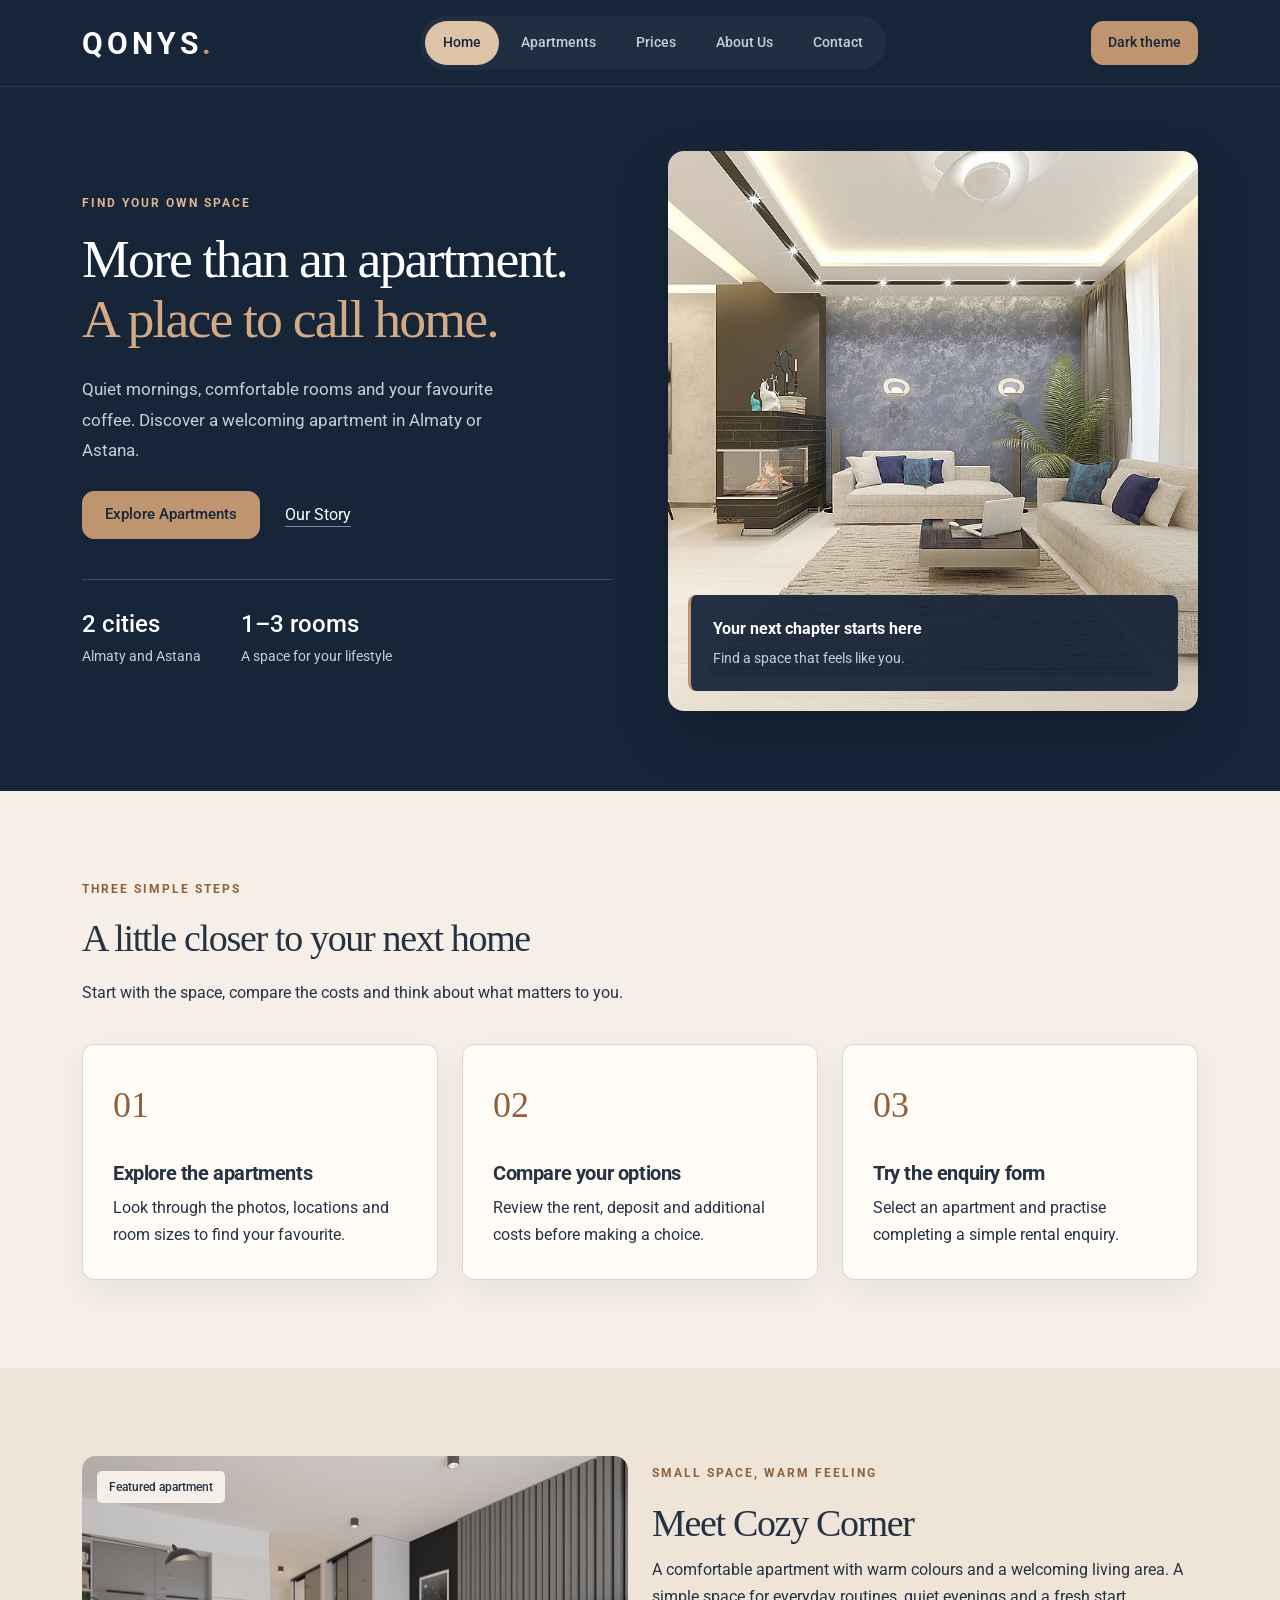
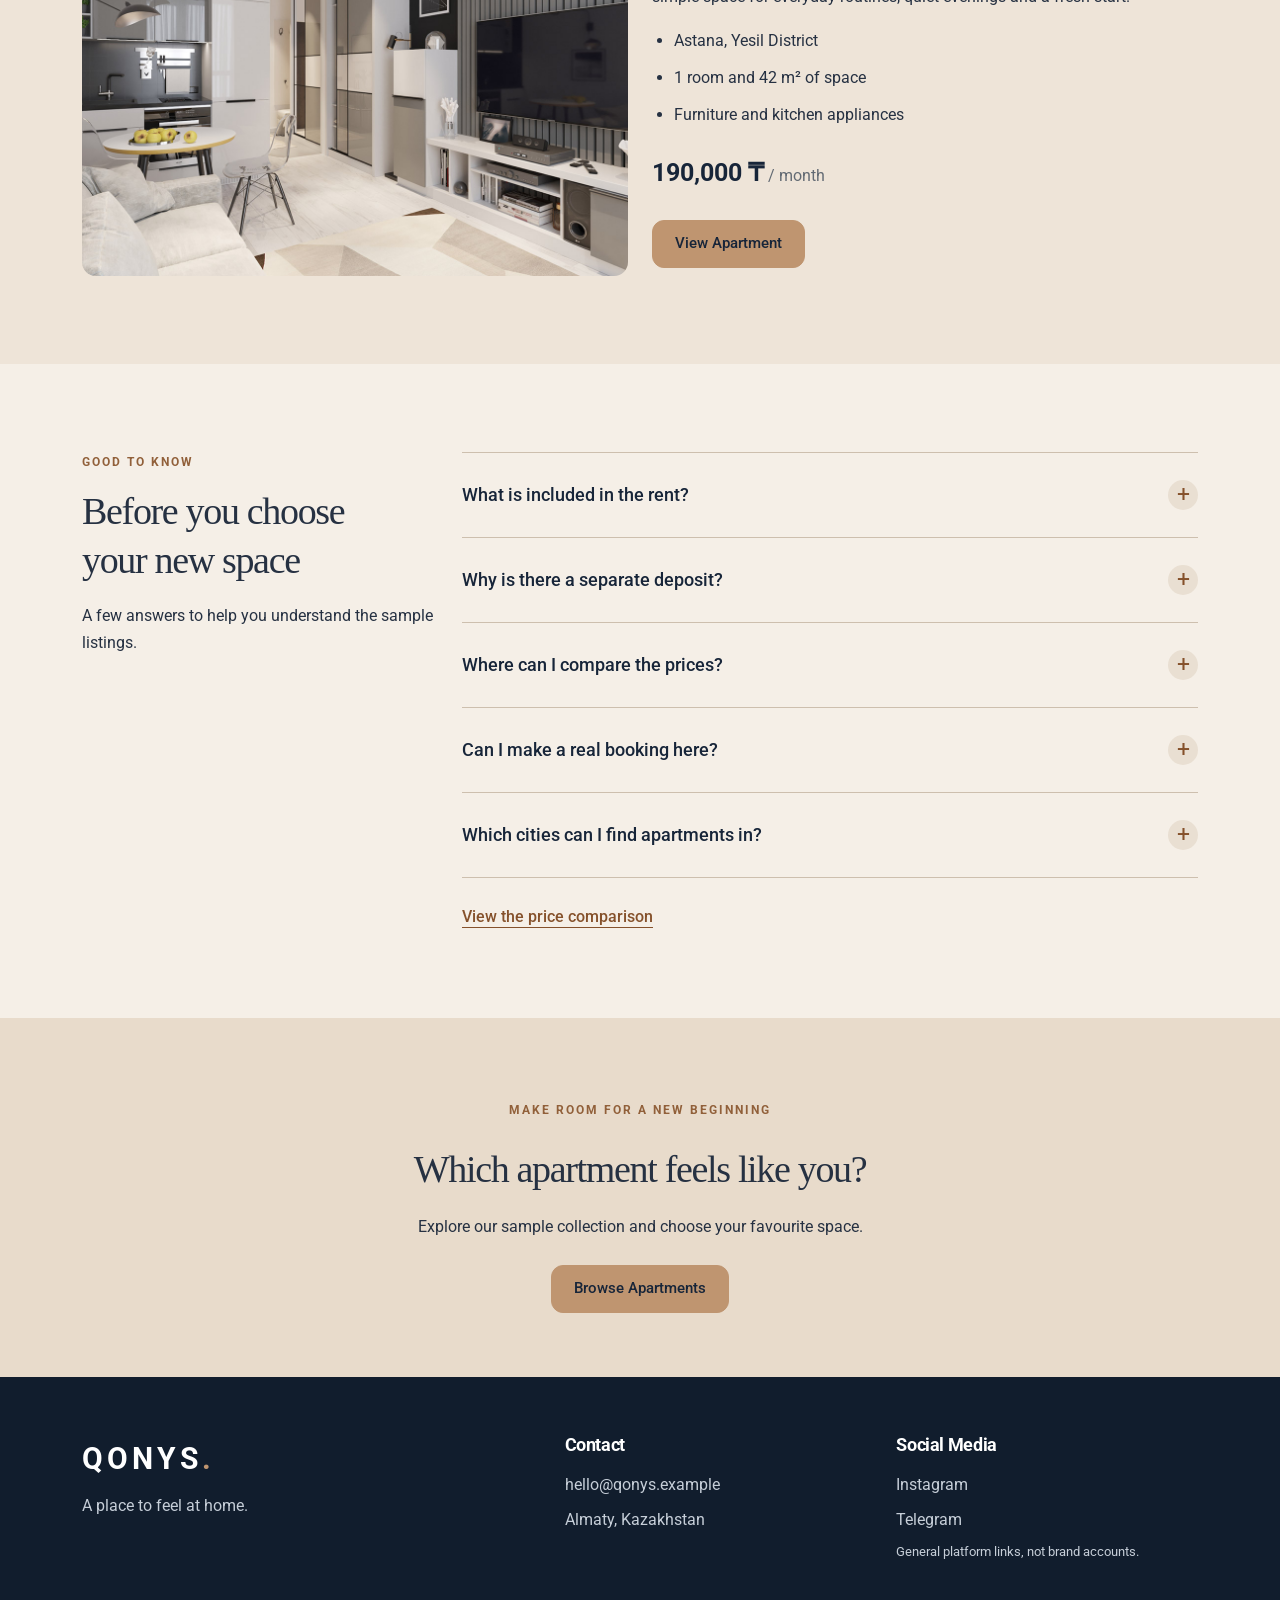
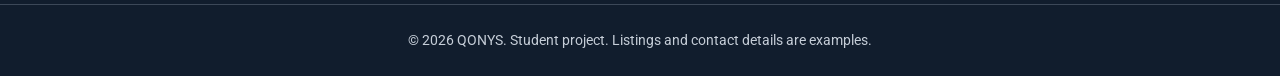
<file: index.html>
<!DOCTYPE html>
<html lang="en">
<head>
    <meta charset="UTF-8">
    <meta name="viewport" content="width=device-width, initial-scale=1.0">
    <link href="https://cdn.jsdelivr.net/npm/bootstrap@5.3.3/dist/css/bootstrap.min.css" rel="stylesheet">
    <link href="https://fonts.googleapis.com/css2?family=Roboto:wght@400;500;700&display=swap" rel="stylesheet">
    <link rel="stylesheet" href="css/style.css">
    <link rel="stylesheet" href="css/theme.css">
    <link rel="stylesheet" href="css/faq.css">
    <script src="js/theme.js"></script>
</head>
<body>
    
    <header>
        <div class="container header-content">
            <a href="index.html" class="logo">QONYS<span>.</span></a>

            <nav aria-label="Main navigation">
                <ul class="nav-links">
                    <li><a href="index.html" class="active" aria-current="page">Home</a></li>
                    <li><a href="apartments.html">Apartments</a></li>
                    <li><a href="prices.html">Prices</a></li>
                    <li><a href="about.html">About Us</a></li>
                    <li><a href="contact.html">Contact</a></li>
                </ul>
            </nav>
        </div>
    </header>

    <main>
        <section class="hero">
            <div class="container hero-content">
                <div class="hero-description">
                    <p class="subtitle">FIND YOUR OWN SPACE</p>
                    <h1>More than an apartment.<br><span>A place to call home.</span></h1>

                    <p class="hero-text">
                        Quiet mornings, comfortable rooms and your favourite coffee.
                        Discover a welcoming apartment in Almaty or Astana.
                    </p>

                    <div class="hero-actions">
                        <a href="apartments.html" class="btn main-button">Explore Apartments</a>
                        <a href="about.html" class="hero-link">Our Story</a>
                    </div>

                    <div class="hero-facts">
                        <div>
                            <strong>2 cities</strong>
                            <span>Almaty and Astana</span>
                        </div>

                        <div>
                            <strong>1–3 rooms</strong>
                            <span>A space for your lifestyle</span>
                        </div>
                    </div>
                </div>

                <div class="hero-image">
                    <img src="hs1.jpg" alt="Bright living room with a comfortable blue sofa" width="1200" height="900">

                    <div class="image-label">
                        <strong>Your next chapter starts here</strong>
                        <span>Find a space that feels like you.</span>
                    </div>
                </div>
            </div>
        </section>

        <section class="section">
            <div class="container">
                <div class="section-heading">
                    <p class="subtitle">THREE SIMPLE STEPS</p>
                    <h2>A little closer to your next home</h2>
                    <p>Start with the space, compare the costs and think about what matters to you.</p>
                </div>

                <div class="row g-4">
                    <div class="col-md-4">
                        <article class="feature-card">
                            <span class="step-number">01</span>
                            <h3>Explore the apartments</h3>
                            <p>Look through the photos, locations and room sizes to find your favourite.</p>
                        </article>
                    </div>

                    <div class="col-md-4">
                        <article class="feature-card">
                            <span class="step-number">02</span>
                            <h3>Compare your options</h3>
                            <p>Review the rent, deposit and additional costs before making a choice.</p>
                        </article>
                    </div>

                    <div class="col-md-4">
                        <article class="feature-card">
                            <span class="step-number">03</span>
                            <h3>Try the enquiry form</h3>
                            <p>Select an apartment and practise completing a simple rental enquiry.</p>
                        </article>
                    </div>
                </div>
            </div>
        </section>

        <section class="section soft-section">
            <div class="container">
                <div class="row g-4 align-items-center">
                    <div class="col-md-6">
                        <div class="featured-image">
                            <img src="hs2.jpg" alt="Warm living room with brown furniture in Cozy Corner" width="1000" height="800" loading="lazy">
                            <span class="tag">Featured apartment</span>
                        </div>
                    </div>

                    <div class="col-md-6">
                        <p class="subtitle">SMALL SPACE, WARM FEELING</p>
                        <h2>Meet Cozy Corner</h2>

                        <p>
                            A comfortable apartment with warm colours and a welcoming
                            living area. A simple space for everyday routines,
                            quiet evenings and a fresh start.
                        </p>

                        <ul class="simple-list mb-4">
                            <li>Astana, Yesil District</li>
                            <li>1 room and 42 m² of space</li>
                            <li>Furniture and kitchen appliances</li>
                        </ul>

                        <p class="featured-price"><strong>190,000 ₸</strong> / month</p>

                        <a href="apartments.html#cozy-corner" class="btn main-button">View Apartment</a>
                    </div>
                </div>
            </div>
        </section>

        <section class="section">
            <div class="container">
                <div class="row g-4">
                    <div class="col-md-4">
                        <p class="subtitle">GOOD TO KNOW</p>
                        <h2>Before you choose your new space</h2>
                        <p class="mt-3">A few answers to help you understand the sample listings.</p>
                    </div>

                    <div class="col-md-8">
                        <div class="faq-list">
                            <details>
                                <summary>What is included in the rent?</summary>
                                <p>The sample rent includes the apartment, furniture and kitchen appliances. Utilities, internet and parking are listed separately.</p>
                            </details>

                            <details>
                                <summary>Why is there a separate deposit?</summary>
                                <p>In our examples, the deposit equals one month's rent and is paid upfront. For a real rental, ask the landlord about the return conditions before agreeing.</p>
                            </details>

                            <details>
                                <summary>Where can I compare the prices?</summary>
                                <p>The Prices page shows the city, number of rooms, area, monthly rent and deposit for every sample apartment.</p>
                            </details>

                            <details>
                                <summary>Can I make a real booking here?</summary>
                                <p>No. QONYS is a student project. You can explore the apartments and practise using the forms, but the website does not create bookings.</p>
                            </details>

                            <details>
                                <summary>Which cities can I find apartments in?</summary>
                                <p>Our sample apartments are located in Almaty and Astana. Use the city filters on the Apartments page to view listings in your preferred city.</p>
                            </details>
                        </div>

                        <a href="prices.html" class="text-link">View the price comparison</a>
                    </div>
                </div>
            </div>
        </section>

        <section class="banner">
            <div class="container text-center">
                <p class="subtitle">MAKE ROOM FOR A NEW BEGINNING</p>
                <h2>Which apartment feels like you?</h2>
                <p>Explore our sample collection and choose your favourite space.</p>
                <a href="apartments.html" class="btn main-button">Browse Apartments</a>
            </div>
        </section>
    </main>

     <footer>
        <div class="container footer-content">
            <div>
                <a href="index.html" class="logo">QONYS<span>.</span></a>
                <p>A place to feel at home.</p>
            </div>

            <div>
                <h3>Contact</h3>
                <a href="mailto:hello@qonys.example">hello@qonys.example</a>
                <p>Almaty, Kazakhstan</p>
            </div>

            <div>
                <h3>Social Media</h3>
                <a href="https://www.instagram.com/" target="_blank" rel="noopener noreferrer">Instagram</a>
                <a href="https://t.me/" target="_blank" rel="noopener noreferrer">Telegram</a>
                <small>General platform links, not brand accounts.</small>
            </div>
        </div>

        <p class="copyright">© 2026 QONYS. Student project. Listings and contact details are examples.</p>
    </footer>

    <script src="https://code.jquery.com/jquery-3.7.1.min.js"></script>
    <script src="js/faq.js"></script>   
</body>
</html>
</file>
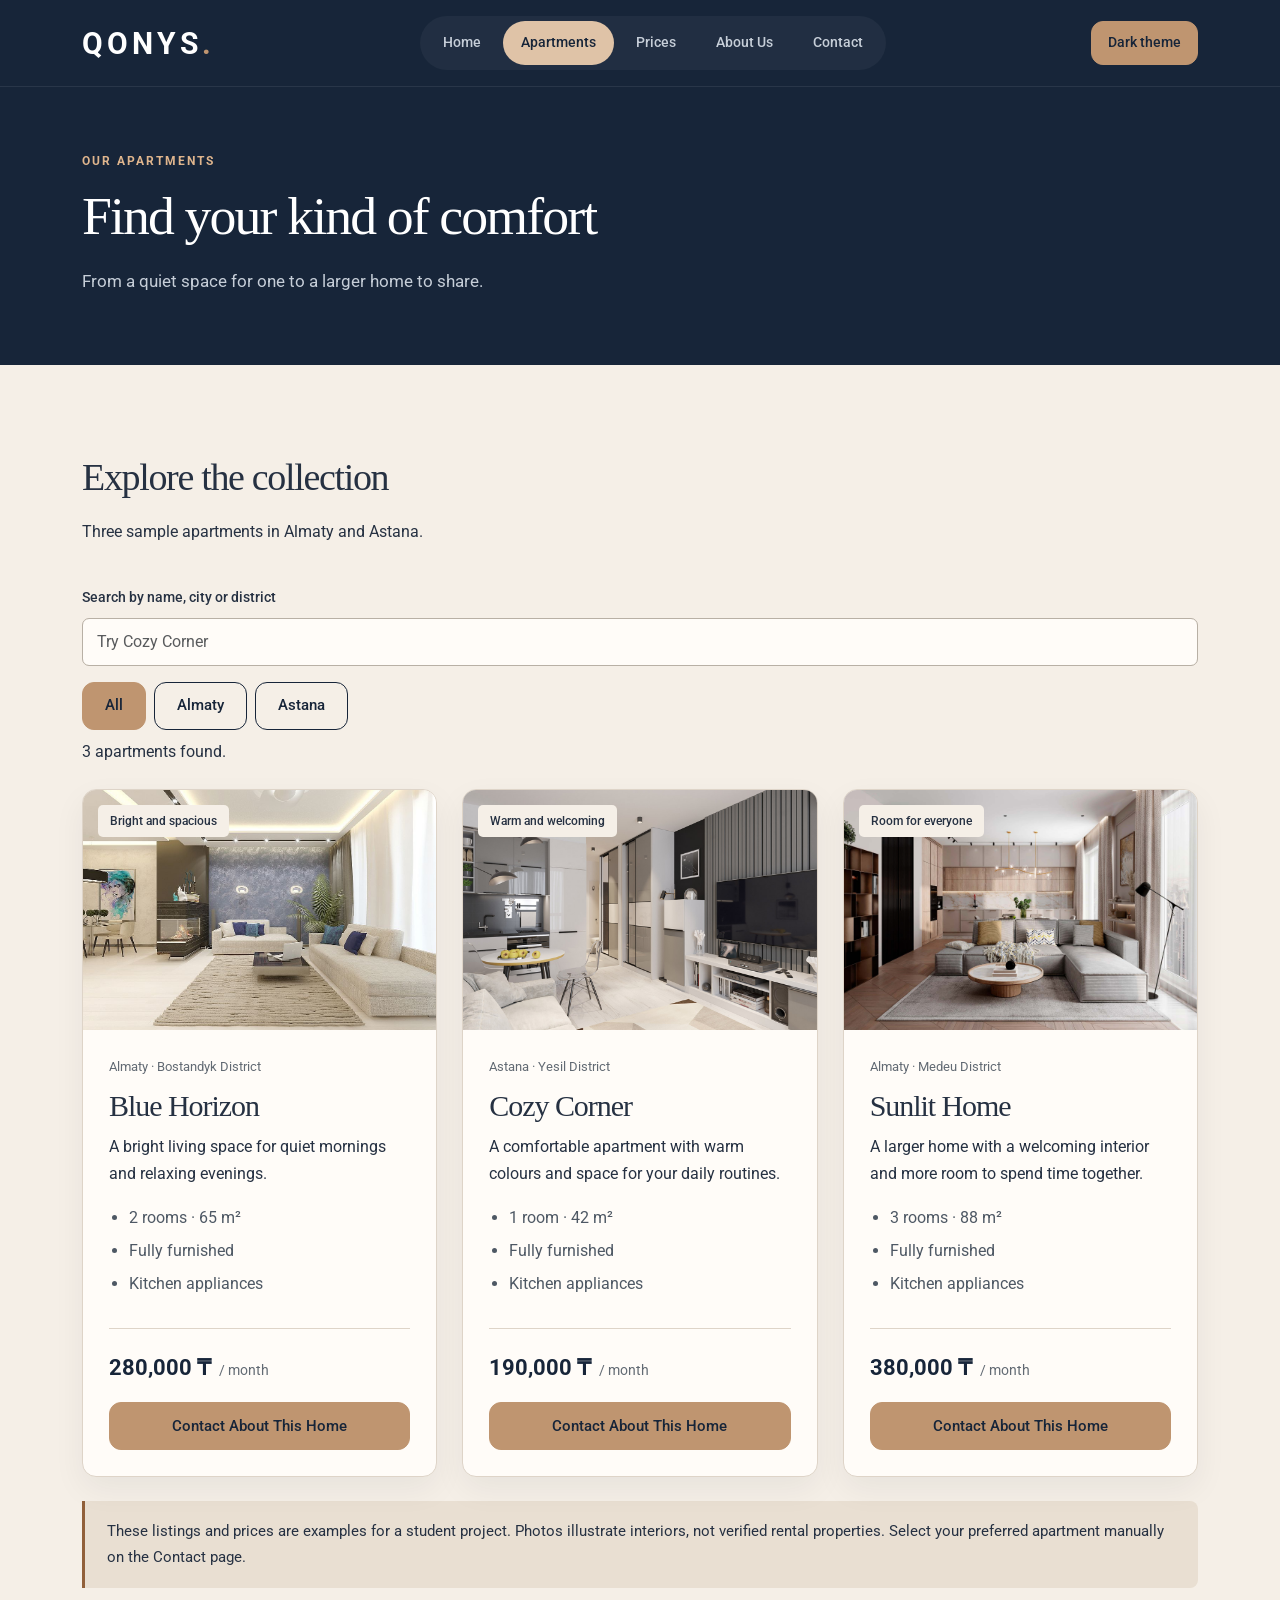
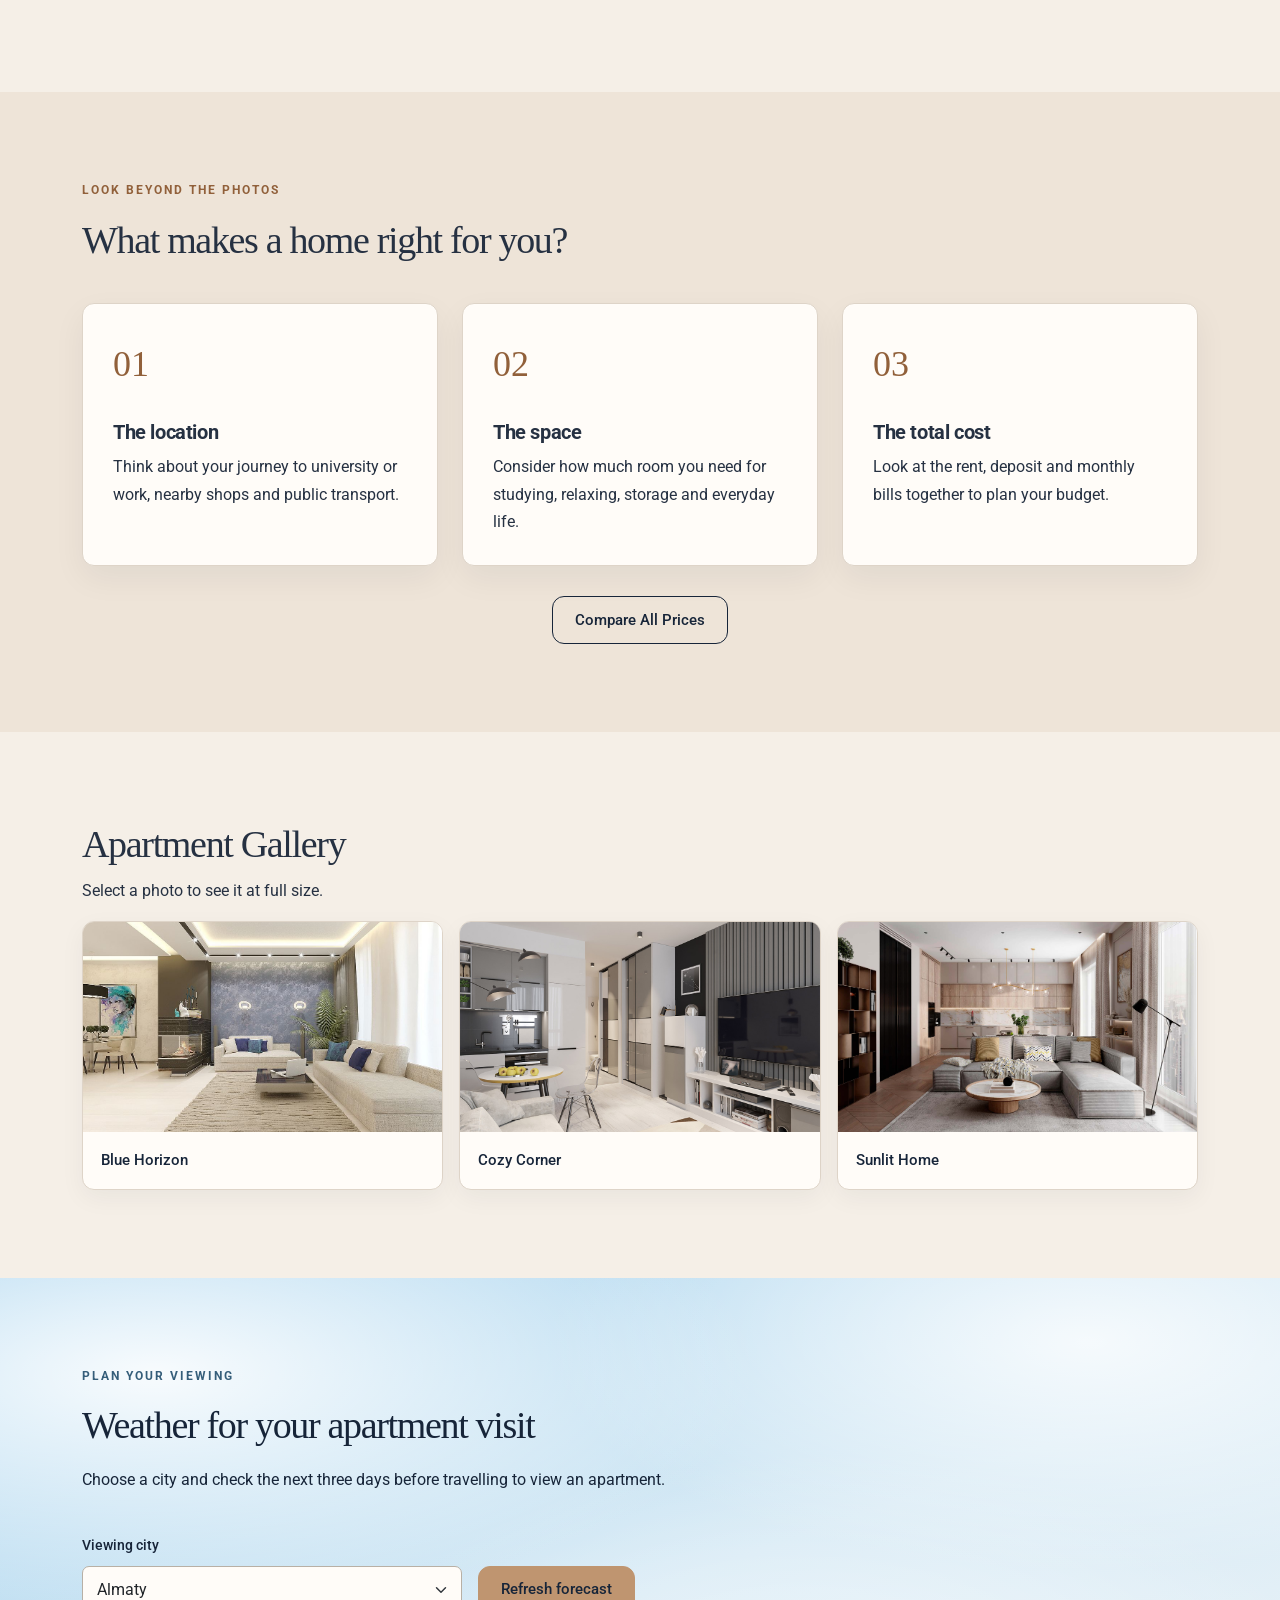
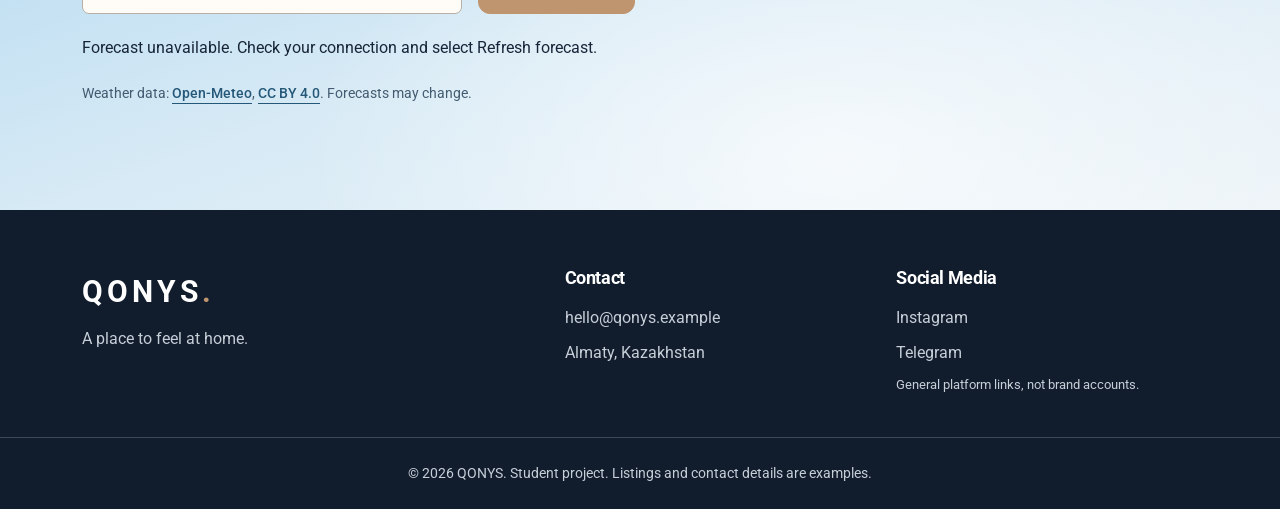
<file: apartments.html>
<!DOCTYPE html>
<html lang="en">
<head>
    <meta charset="UTF-8">
    <meta name="viewport" content="width=device-width, initial-scale=1.0">
    <title>QONYS | Apartments</title>

    <link href="https://fonts.googleapis.com/css2?family=Roboto:wght@400;500;700&display=swap" rel="stylesheet">
    <link href="https://cdn.jsdelivr.net/npm/bootstrap@5.3.3/dist/css/bootstrap.min.css" rel="stylesheet">
    <link rel="stylesheet" href="css/style.css">
    <link rel="stylesheet" href="css/gallery.css">
    <link rel="stylesheet" href="css/theme.css">
    <link rel="stylesheet" href="css/weather.css">
    <script src="js/theme.js"></script>
</head>
<body>

    <header>
        <div class="container header-content">
            <a href="index.html" class="logo">QONYS<span>.</span></a>

            <nav aria-label="Main navigation">
                <ul class="nav-links">
                    <li><a href="index.html">Home</a></li>
                    <li><a href="apartments.html" class="active" aria-current="page">Apartments</a></li>
                    <li><a href="prices.html">Prices</a></li>
                    <li><a href="about.html">About Us</a></li>
                    <li><a href="contact.html">Contact</a></li>
                </ul>
            </nav>
        </div>
    </header>

    <main>
        <section class="page-heading">
            <div class="container">
                <p class="subtitle">OUR APARTMENTS</p>
                <h1>Find your kind of comfort</h1>
                <p>From a quiet space for one to a larger home to share.</p>
            </div>
        </section>

        <section class="section">
            <div class="container">
                <div class="section-heading">
                    <h2>Explore the collection</h2>
                    <p>Three sample apartments in Almaty and Astana.</p>
                </div>

                <div class="mb-4">
                    <label for="apartment-search" class="form-label">Search by name, city or district</label>
                    <input type="search" id="apartment-search" class="form-control mb-3" placeholder="Try Cozy Corner">

                    <div id="city-filters" class="d-flex flex-wrap gap-2" role="group" aria-label="Filter by city">
                        <button type="button" class="btn main-button" data-city="all" aria-pressed="true">All</button>
                        <button type="button" class="btn outline-button" data-city="almaty" aria-pressed="false">Almaty</button>
                        <button type="button" class="btn outline-button" data-city="astana" aria-pressed="false">Astana</button>
                    </div>

                    <p id="search-result" class="mt-2" role="status">3 apartments found.</p>
                </div>

                <div class="apartment-grid">
                    <article class="apartment-card" id="blue-horizon" data-city="Almaty">
                        <div class="card-image">
                            <img src="hs1.jpg" alt="Blue Horizon living room with a blue sofa and large windows" width="900" height="600" loading="lazy">
                            <span class="tag">Bright and spacious</span>
                        </div>

                        <div class="card-info">
                            <p class="location">Almaty · Bostandyk District</p>
                            <h2>Blue Horizon</h2>
                            <p>A bright living space for quiet mornings and relaxing evenings.</p>

                            <ul class="apartment-details">
                                <li>2 rooms · 65 m²</li>
                                <li>Fully furnished</li>
                                <li>Kitchen appliances</li>
                            </ul>

                            <div class="card-bottom">
                                <p class="apartment-price"><strong>280,000 ₸</strong><span>/ month</span></p>
                                <a href="contact.html#request" class="btn main-button">Contact About This Home</a>
                            </div>
                        </div>
                    </article>

                    <article class="apartment-card" id="cozy-corner" data-city="Astana">
                        <div class="card-image">
                            <img src="hs2.jpg" alt="Cozy Corner living room with warm brown furniture" width="900" height="600" loading="lazy">
                            <span class="tag">Warm and welcoming</span>
                        </div>

                        <div class="card-info">
                            <p class="location">Astana · Yesil District</p>
                            <h2>Cozy Corner</h2>
                            <p>A comfortable apartment with warm colours and space for your daily routines.</p>

                            <ul class="apartment-details">
                                <li>1 room · 42 m²</li>
                                <li>Fully furnished</li>
                                <li>Kitchen appliances</li>
                            </ul>

                            <div class="card-bottom">
                                <p class="apartment-price"><strong>190,000 ₸</strong><span>/ month</span></p>
                                <a href="contact.html#request" class="btn main-button">Contact About This Home</a>
                            </div>
                        </div>
                    </article>

                    <article class="apartment-card" id="sunlit-home" data-city="Almaty">
                        <div class="card-image">
                            <img src="hs3.jpg" alt="Sunlit Home with a spacious and bright living area" width="900" height="600" loading="lazy">
                            <span class="tag">Room for everyone</span>
                        </div>

                        <div class="card-info">
                            <p class="location">Almaty · Medeu District</p>
                            <h2>Sunlit Home</h2>
                            <p>A larger home with a welcoming interior and more room to spend time together.</p>

                            <ul class="apartment-details">
                                <li>3 rooms · 88 m²</li>
                                <li>Fully furnished</li>
                                <li>Kitchen appliances</li>
                            </ul>

                            <div class="card-bottom">
                                <p class="apartment-price"><strong>380,000 ₸</strong><span>/ month</span></p>
                                <a href="contact.html#request" class="btn main-button">Contact About This Home</a>
                            </div>
                        </div>
                    </article>
                </div>

                <p class="notice mt-4">
                    These listings and prices are examples for a student project.
                    Photos illustrate interiors, not verified rental properties.
                    Select your preferred apartment manually on the Contact page.
                </p>
            </div>
        </section>

        <section class="section soft-section">
            <div class="container">
                <div class="section-heading">
                    <p class="subtitle">LOOK BEYOND THE PHOTOS</p>
                    <h2>What makes a home right for you?</h2>
                </div>

                <div class="row g-4">
                    <div class="col-md-4">
                        <article class="feature-card">
                            <span class="step-number">01</span>
                            <h3>The location</h3>
                            <p>Think about your journey to university or work, nearby shops and public transport.</p>
                        </article>
                    </div>

                    <div class="col-md-4">
                        <article class="feature-card">
                            <span class="step-number">02</span>
                            <h3>The space</h3>
                            <p>Consider how much room you need for studying, relaxing, storage and everyday life.</p>
                        </article>
                    </div>

                    <div class="col-md-4">
                        <article class="feature-card">
                            <span class="step-number">03</span>
                            <h3>The total cost</h3>
                            <p>Look at the rent, deposit and monthly bills together to plan your budget.</p>
                        </article>
                    </div>
                </div>

                <div class="section-actions">
                    <a href="prices.html" class="btn outline-button">Compare All Prices</a>
                </div>
            </div>
        </section>

        <section class="section">
            <div class="container">
                <h2>Apartment Gallery</h2>
                <p>Select a photo to see it at full size.</p>

                <div class="row g-3">
                    <div class="col-12 col-sm-4">
                        <a class="gallery-photo" href="hs1.jpg" data-title="Blue Horizon">
                            <img src="hs1.jpg" alt="Blue Horizon living room" width="900" height="600" loading="lazy">
                            <span>Blue Horizon</span>
                        </a>
                    </div>

                    <div class="col-12 col-sm-4">
                        <a class="gallery-photo" href="hs2.jpg" data-title="Cozy Corner">
                            <img src="hs2.jpg" alt="Cozy Corner living room" width="900" height="600" loading="lazy">
                            <span>Cozy Corner</span>
                        </a>
                    </div>

                    <div class="col-12 col-sm-4">
                        <a class="gallery-photo" href="hs3.jpg" data-title="Sunlit Home">
                            <img src="hs3.jpg" alt="Sunlit Home living room" width="900" height="600" loading="lazy">
                            <span>Sunlit Home</span>
                        </a>
                    </div>
                </div>
            </div>
        </section>

        <section class="section weather-section" aria-labelledby="weather-title">
            <div class="container">
                <div class="section-heading">
                    <p class="subtitle">PLAN YOUR VIEWING</p>
                    <h2 id="weather-title">Weather for your apartment visit</h2>
                    <p>Choose a city and check the next three days before travelling to view an apartment.</p>
                </div>

                <form id="weather-form" class="weather-controls">
                    <div class="weather-city-field">
                        <label for="weather-city" class="form-label">Viewing city</label>
                        <select id="weather-city" class="form-select">
                            <option value="almaty">Almaty</option>
                            <option value="astana">Astana</option>
                        </select>
                    </div>

                    <button type="submit" class="btn main-button">Refresh forecast</button>
                </form>

                <p id="weather-status" class="weather-status" role="status"></p>
                <div id="weather-result" class="row g-3 weather-results" hidden></div>

                <p class="contact-note">
                    Weather data:
                    <a href="https://open-meteo.com/" class="text-link" target="_blank" rel="noopener noreferrer">Open-Meteo</a>,
                    <a href="https://creativecommons.org/licenses/by/4.0/" class="text-link" target="_blank" rel="noopener noreferrer">CC BY 4.0</a>.
                    Forecasts may change.
                </p>

                <noscript>
                    <p>Enable JavaScript to load the weather forecast.</p>
                </noscript>
            </div>
        </section>

        <dialog id="photo-viewer" aria-labelledby="photo-title">
            <div id="photo-panel">
                <h3 id="photo-title"></h3>
                <img id="large-photo" alt="">

                <div class="d-flex flex-wrap gap-2 mt-3">
                    <button type="button" id="previous-photo" class="btn outline-button" aria-label="Previous photo">←</button>
                    <button type="button" id="next-photo" class="btn outline-button" aria-label="Next photo">→</button>
                    <button type="button" id="close-photo" class="btn main-button">Close</button>
                </div>
            </div>
        </dialog>
    </main>

    <footer>
        <div class="container footer-content">
            <div>
                <a href="index.html" class="logo">QONYS<span>.</span></a>
                <p>A place to feel at home.</p>
            </div>

            <div>
                <h3>Contact</h3>
                <a href="mailto:hello@qonys.example">hello@qonys.example</a>
                <p>Almaty, Kazakhstan</p>
            </div>

            <div>
                <h3>Social Media</h3>
                <a href="https://www.instagram.com/" target="_blank" rel="noopener noreferrer">Instagram</a>
                <a href="https://t.me/" target="_blank" rel="noopener noreferrer">Telegram</a>
                <small>General platform links, not brand accounts.</small>
            </div>
        </div>

        <p class="copyright">© 2026 QONYS. Student project. Listings and contact details are examples.</p>
    </footer>

    <script src="https://code.jquery.com/jquery-3.7.1.min.js"></script>
    <script src="js/apartments.js"></script>
    <script src="js/weather.js"></script>

</body>
</file>
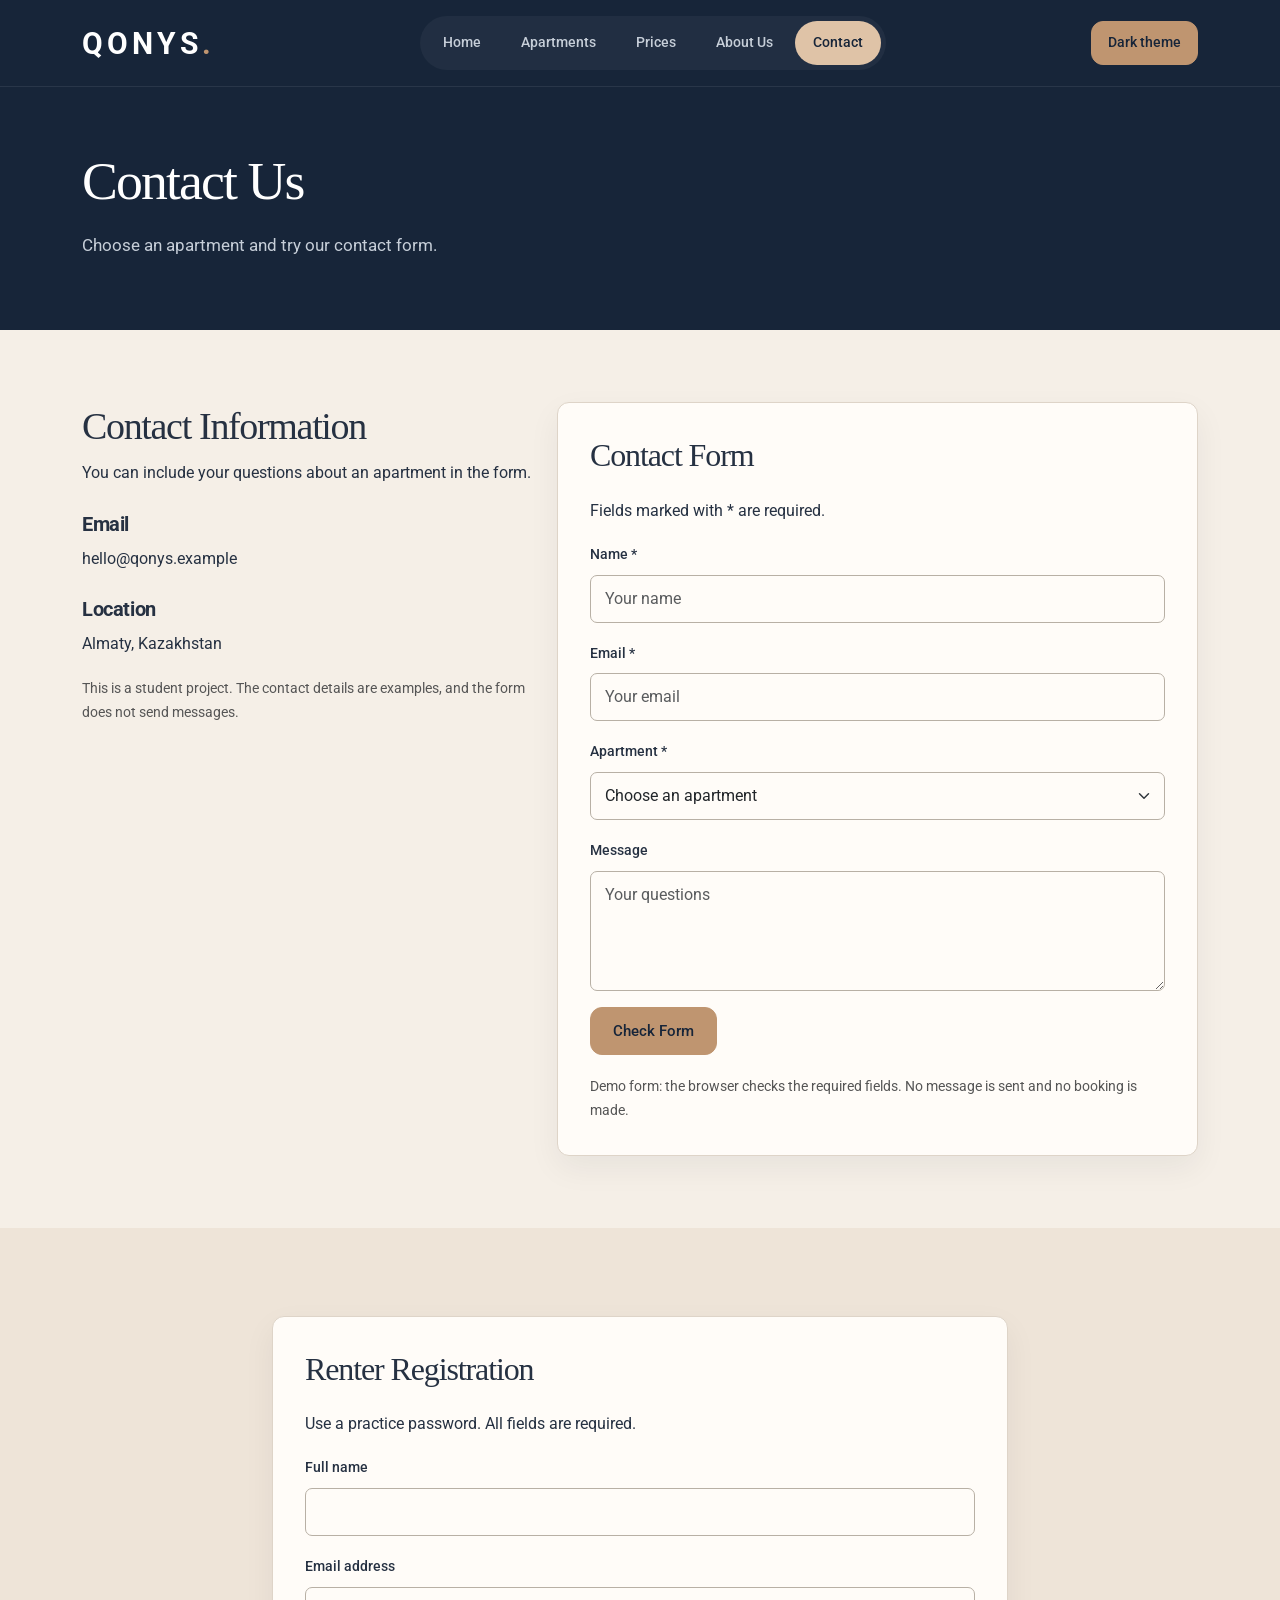
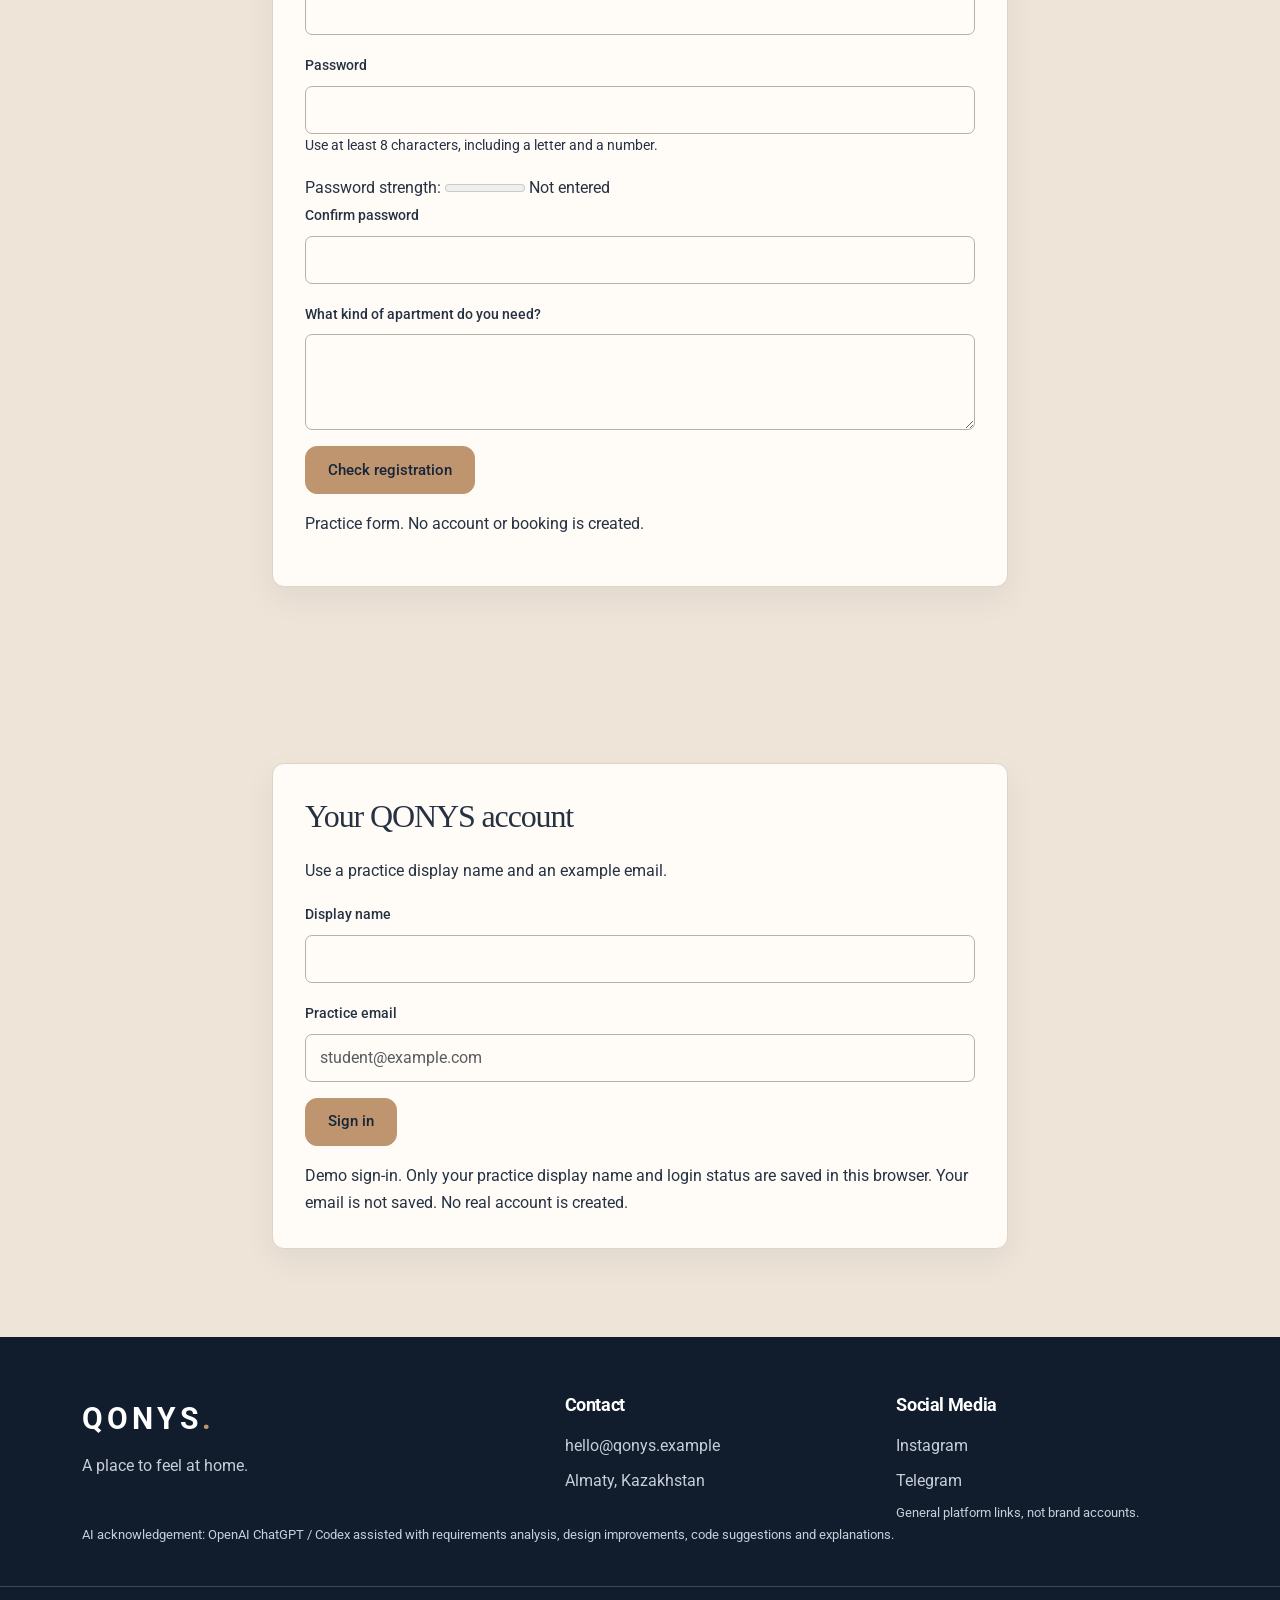
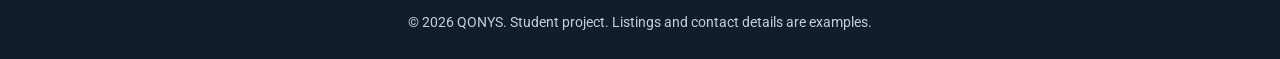
<file: contact.html>
<!DOCTYPE html>
<html lang="en">
<head>
    <meta charset="UTF-8">
    <meta name="viewport" content="width=device-width, initial-scale=1.0">
    <title>QONYS | Contact</title>

    <link href="https://fonts.googleapis.com/css2?family=Roboto:wght@400;500;700&display=swap" rel="stylesheet">
    <link href="https://cdn.jsdelivr.net/npm/bootstrap@5.3.3/dist/css/bootstrap.min.css" rel="stylesheet">
    <link rel="stylesheet" href="css/style.css">
    <link rel="stylesheet" href="css/theme.css">
    <script src="js/theme.js"></script>
</head>
<body>

    <header>
        <div class="container header-content">
            <a href="index.html" class="logo">QONYS<span>.</span></a>

            <nav aria-label="Main navigation">
                <ul class="nav-links">
                    <li><a href="index.html">Home</a></li>
                    <li><a href="apartments.html">Apartments</a></li>
                    <li><a href="prices.html">Prices</a></li>
                    <li><a href="about.html">About Us</a></li>
                    <li><a href="contact.html" class="active" aria-current="page">Contact</a></li>
                </ul>
            </nav>
        </div>
    </header>

    <main>
        <section class="page-heading">
            <div class="container">
                <h1>Contact Us</h1>
                <p>Choose an apartment and try our contact form.</p>
            </div>
        </section>

        <section class="contact-section">
            <div class="container">
                <div class="row g-4">
                    <div class="col-md-5">
                        <h2>Contact Information</h2>
                        <p>You can include your questions about an apartment in the form.</p>

                        <h3 class="mt-4">Email</h3>
                        <a href="mailto:hello@qonys.example">hello@qonys.example</a>

                        <h3 class="mt-4">Location</h3>
                        <p>Almaty, Kazakhstan</p>

                        <p class="contact-note">
                            This is a student project. The contact details
                            are examples, and the form does not send messages.
                        </p>
                    </div>

                    <div class="col-md-7">
                        <form id="request" class="contact-form" action="contact.html#demo" method="get">
                            <h2>Contact Form</h2>
                            <p>Fields marked with * are required.</p>

                            <div class="mb-3">
                                <label for="full-name" class="form-label">Name *</label>
                                <input type="text" id="full-name" class="form-control" placeholder="Your name" autocomplete="name" minlength="2" required>
                            </div>

                            <div class="mb-3">
                                <label for="email" class="form-label">Email *</label>
                                <input type="email" id="email" class="form-control" placeholder="Your email" autocomplete="email" required>
                            </div>

                            <div class="mb-3">
                                <label for="apartment" class="form-label">Apartment *</label>

                                <select id="apartment" class="form-select" required>
                                    <option value="">Choose an apartment</option>
                                    <option value="blue-horizon">Blue Horizon</option>
                                    <option value="cozy-corner">Cozy Corner</option>
                                    <option value="sunlit-home">Sunlit Home</option>
                                </select>
                            </div>

                            <div class="mb-3">
                                <label for="message" class="form-label">Message</label>
                                <textarea id="message" class="form-control" rows="4" placeholder="Your questions"></textarea>
                            </div>

                            <button type="submit" class="btn main-button">Check Form</button>

                            <p id="demo">
                                Demo form: the browser checks the required fields.
                                No message is sent and no booking is made.
                            </p>
                        </form>
                    </div>
                </div>
            </div>
        </section>

        <section class="section soft-section">
            <div class="container">
                <div class="row justify-content-center">
                    <div class="col-md-8">
                        <form id="registration" class="contact-form" action="#registration-note">
                            <h2>Renter Registration</h2>
                            <p>Use a practice password. All fields are required.</p>

                            <div class="mb-3">
                                <label for="reg-name" class="form-label">Full name</label>
                                <input id="reg-name" class="form-control" type="text" autocomplete="name" required>
                            </div>

                            <div class="mb-3">
                                <label for="reg-email" class="form-label">Email address</label>
                                <input id="reg-email" class="form-control" type="email" autocomplete="email" required>
                            </div>

                            <div class="mb-3">
                                <label for="reg-password" class="form-label">Password</label>
                                <input id="reg-password" class="form-control" type="password" autocomplete="new-password" minlength="8" required>
                                <small class="d-block">Use at least 8 characters, including a letter and a number.</small>
                            </div>

                            <div>
                                <label for="strength-meter">Password strength:</label>
                                <meter id="strength-meter" min="0" max="3" low="1.5" high="2.5" optimum="3" value="0"></meter>
                                <span id="strength-text">Not entered</span>
                            </div>

                            <div class="mb-3">
                                <label for="reg-confirm" class="form-label">Confirm password</label>
                                <input id="reg-confirm" class="form-control" type="password" autocomplete="new-password" required>
                            </div>

                            <div class="mb-3">
                                <label for="reg-message" class="form-label">What kind of apartment do you need?</label>
                                <textarea id="reg-message" class="form-control" rows="3" required></textarea>
                            </div>

                            <button type="submit" class="btn main-button">Check registration</button>
                            <p id="registration-note" class="mt-3" role="status">Practice form. No account or booking is created.</p>
                        </form>
                    </div>
                </div>
            </div>
        </section>

        <section class="section soft-section" id="account">
            <div class="container">
                <div class="row justify-content-center">
                    <div class="col-md-8">
                        <div class="contact-form">
                            <h2>Your QONYS account</h2>
                            <p>Use a practice display name and an example email.</p>

                            <form id="signin-form" action="#signin-status" method="get">
                                <div class="mb-3">
                                    <label for="signin-name" class="form-label">Display name</label>
                                    <input id="signin-name" class="form-control" type="text" minlength="2" maxlength="40" autocomplete="nickname" aria-describedby="signin-name-error" required>
                                    <small id="signin-name-error" class="text-danger" aria-live="polite"></small>
                                </div>

                                <div class="mb-3">
                                    <label for="signin-email" class="form-label">Practice email</label>
                                    <input id="signin-email" class="form-control" type="email" maxlength="254" placeholder="student@example.com" autocomplete="off" aria-describedby="signin-email-error" required>
                                    <small id="signin-email-error" class="text-danger" aria-live="polite"></small>
                                </div>

                                <button type="submit" class="btn main-button">Sign in</button>
                            </form>

                            <div id="signed-in-panel" hidden>
                                <h3>Welcome, <span id="signed-in-name"></span>!</h3>
                                <p>Your demo sign-in remains active after refreshing the page.</p>

                                <div class="d-flex flex-wrap gap-2">
                                    <a href="apartments.html" class="btn outline-button">Explore apartments</a>
                                    <button id="signout-button" class="btn main-button" type="button">Sign out</button>
                                </div>
                            </div>

                           <p id="signin-status" class="mt-3 mb-0" role="status">Demo sign-in. Only your practice display name and login status are saved in this browser. Your email is not saved. No real account is created.</p>
                        </div>
                    </div>
                </div>
            </div>
        </section>
    </main>

    <footer>
        <div class="container footer-content">
            <div>
                <a href="index.html" class="logo">QONYS<span>.</span></a>
                <p>A place to feel at home.</p>
            </div>

            <div>
                <h3>Contact</h3>
                <a href="mailto:hello@qonys.example">hello@qonys.example</a>
                <p>Almaty, Kazakhstan</p>
            </div>

            <div>
                <h3>Social Media</h3>
                <a href="https://www.instagram.com/" target="_blank" rel="noopener noreferrer">Instagram</a>
                <a href="https://t.me/" target="_blank" rel="noopener noreferrer">Telegram</a>
                <small>General platform links, not brand accounts.</small>
            </div>
        </div>
        <p class="container">
            <small>AI acknowledgement: OpenAI ChatGPT / Codex assisted with requirements analysis, design improvements, code suggestions and explanations.</small>
        </p>
        <p class="copyright">© 2026 QONYS. Student project. Listings and contact details are examples.</p>
        
    </footer>

    <script src="js/script.js"></script>
    <script src="js/auth.js"></script>
</body>
</html>
</file>
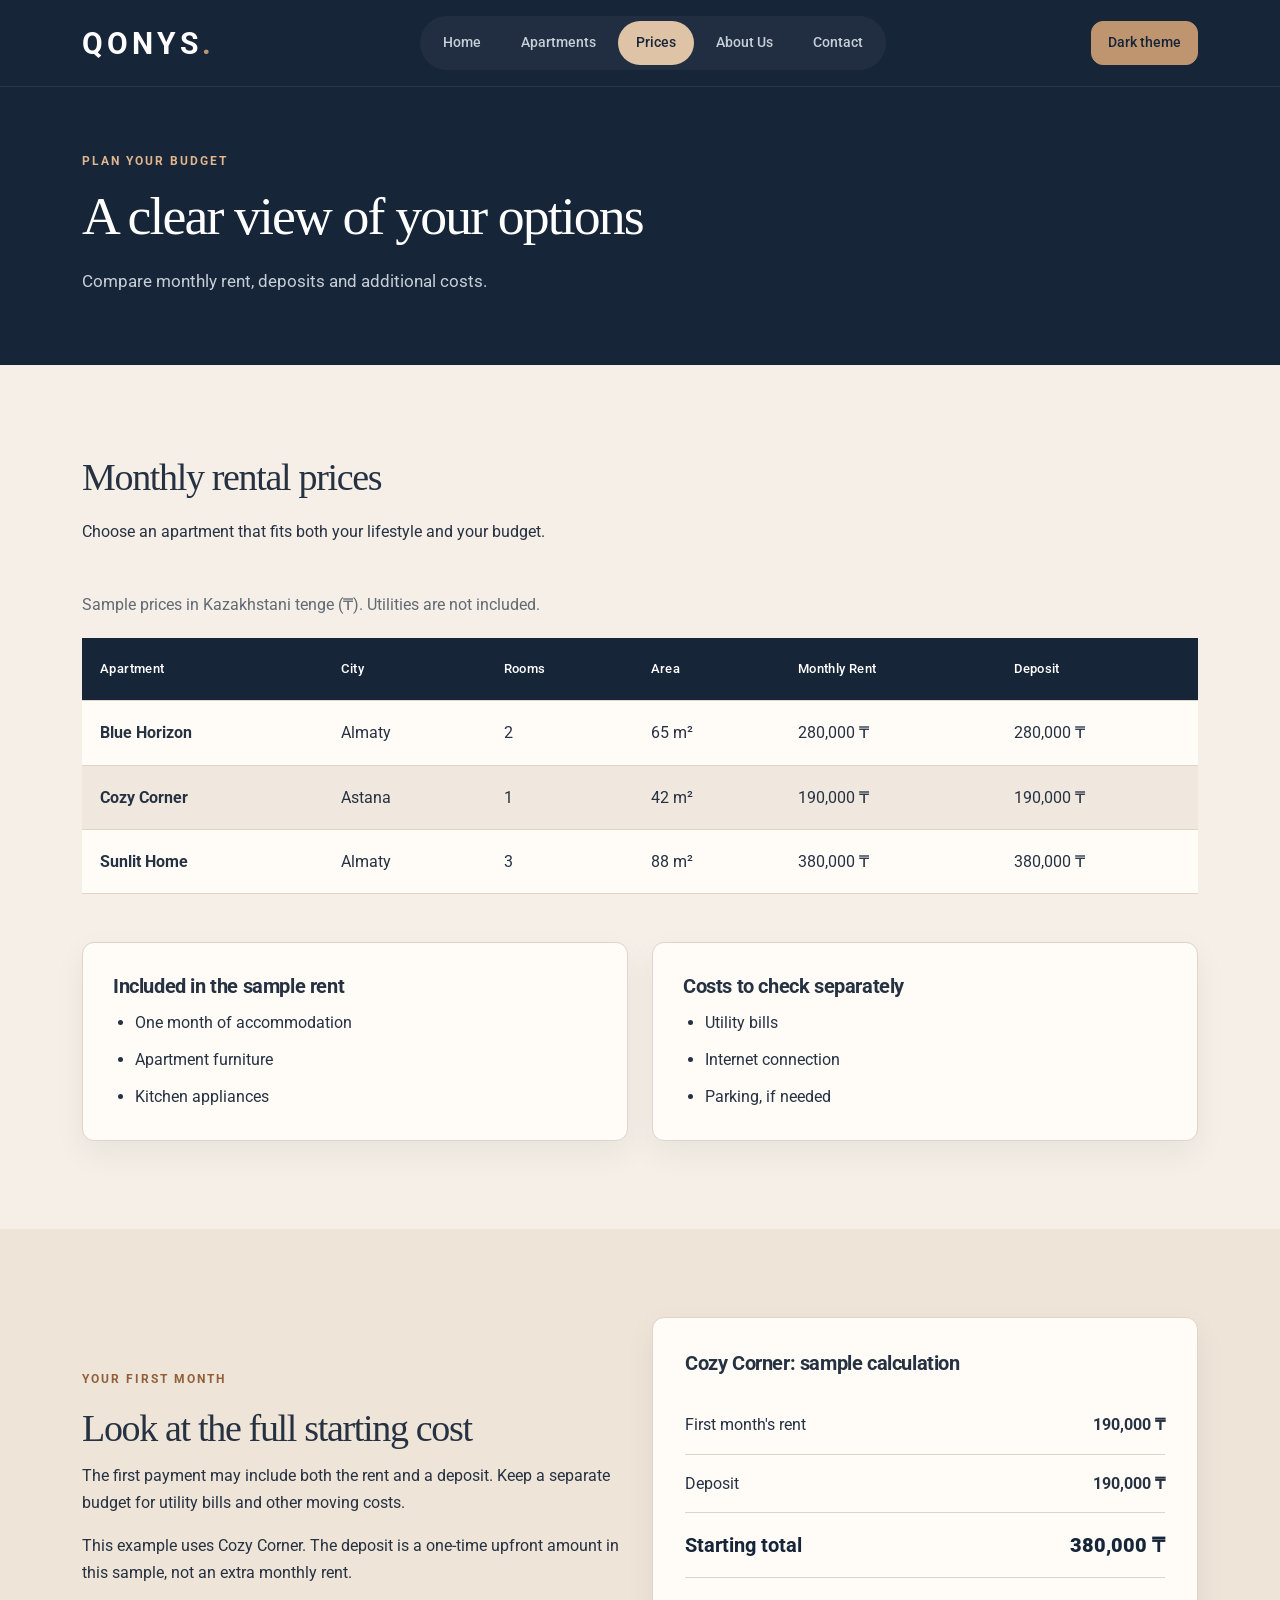
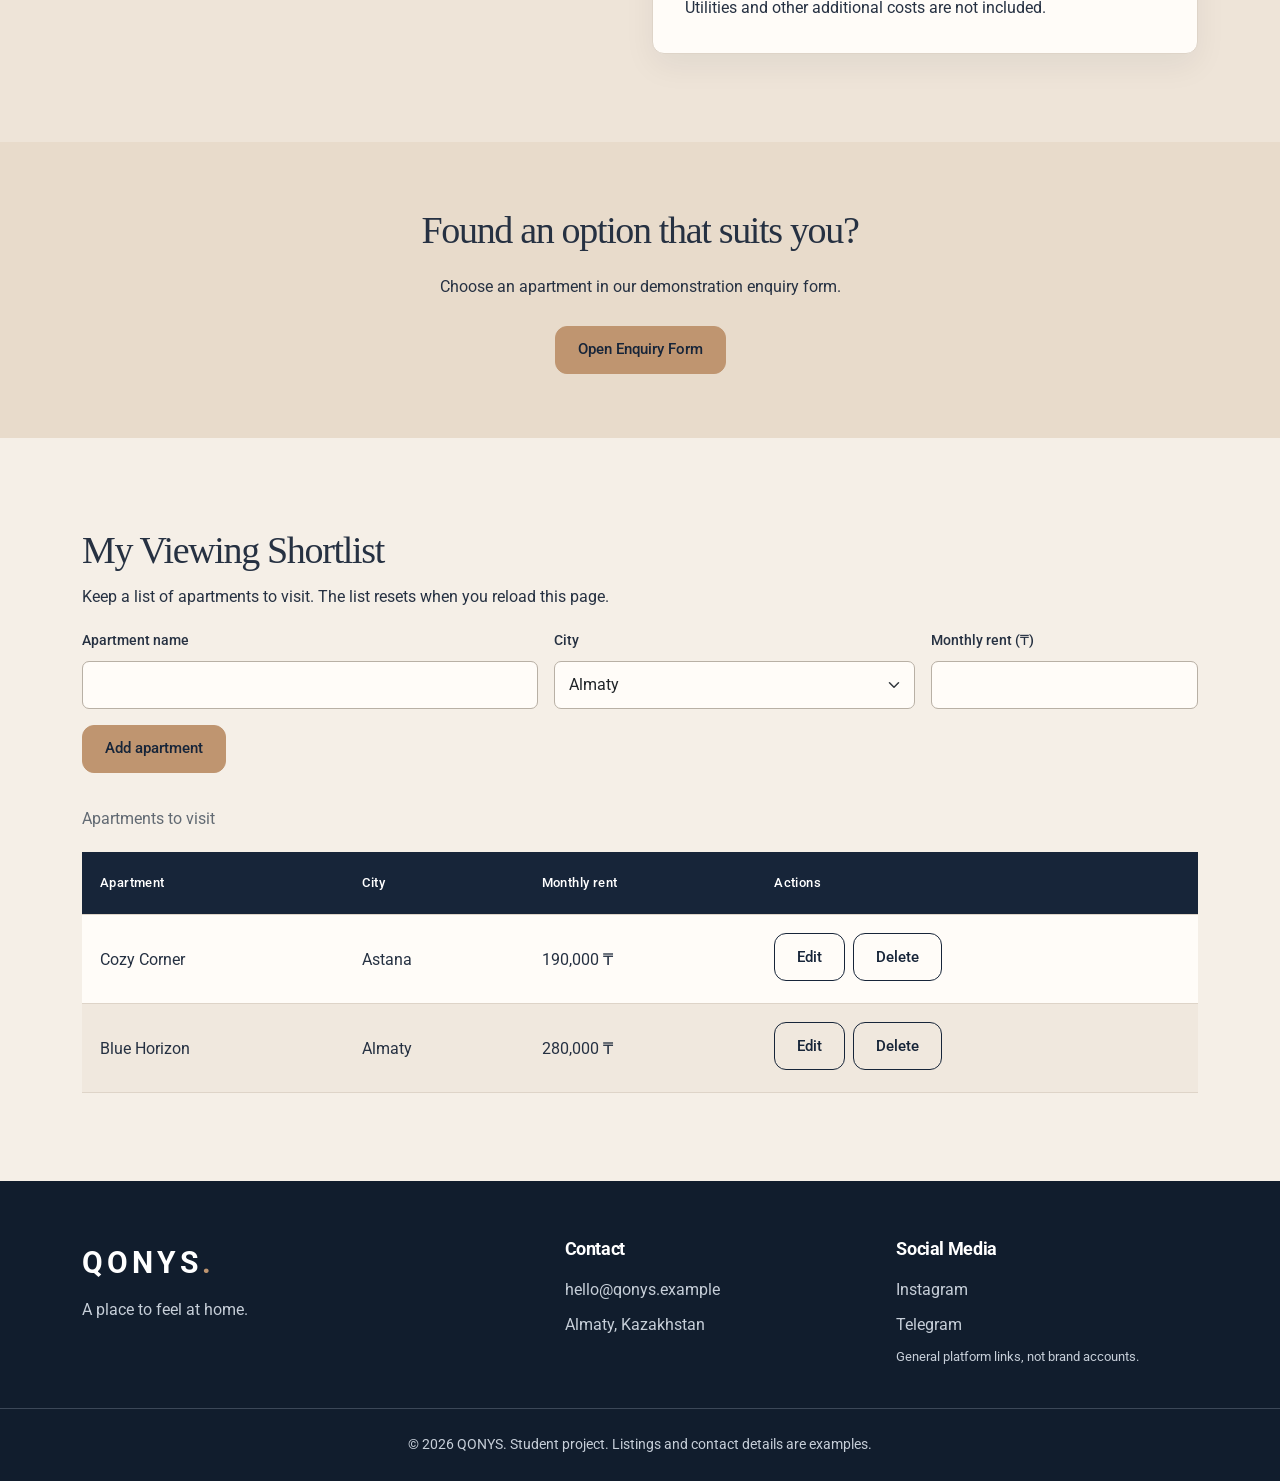
<file: prices.html>
<!DOCTYPE html>
<html lang="en">
<head>
    <meta charset="UTF-8">
    <meta name="viewport" content="width=device-width, initial-scale=1.0">
    <title>QONYS | Prices</title>

    <link href="https://fonts.googleapis.com/css2?family=Roboto:wght@400;500;700&display=swap" rel="stylesheet">
    <link href="https://cdn.jsdelivr.net/npm/bootstrap@5.3.3/dist/css/bootstrap.min.css" rel="stylesheet">
    <link rel="stylesheet" href="css/style.css">
    <link rel="stylesheet" href="css/theme.css">
    <script src="js/theme.js"></script>
</head>

<body>

    <header>
        <div class="container header-content">
            <a href="index.html" class="logo">QONYS<span>.</span></a>

            <nav aria-label="Main navigation">
                <ul class="nav-links">
                    <li><a href="index.html">Home</a></li>
                    <li><a href="apartments.html">Apartments</a></li>
                    <li><a href="prices.html" class="active" aria-current="page">Prices</a></li>
                    <li><a href="about.html">About Us</a></li>
                    <li><a href="contact.html">Contact</a></li>
                </ul>
            </nav>
        </div>
    </header>

    <main>
        <section class="page-heading">
            <div class="container">
                <p class="subtitle">PLAN YOUR BUDGET</p>
                <h1>A clear view of your options</h1>
                <p>Compare monthly rent, deposits and additional costs.</p>
            </div>
        </section>

        <section class="section">
            <div class="container">
                <div class="section-heading">
                    <h2>Monthly rental prices</h2>
                    <p>Choose an apartment that fits both your lifestyle and your budget.</p>
                </div>

                <div class="table-responsive">
                    <table class="price-table">
                        <caption>Sample prices in Kazakhstani tenge (₸). Utilities are not included.</caption>

                        <thead>
                            <tr>
                                <th scope="col">Apartment</th>
                                <th scope="col">City</th>
                                <th scope="col">Rooms</th>
                                <th scope="col">Area</th>
                                <th scope="col">Monthly Rent</th>
                                <th scope="col">Deposit</th>
                            </tr>
                        </thead>

                        <tbody>
                            <tr>
                                <th scope="row">Blue Horizon</th>
                                <td>Almaty</td>
                                <td>2</td>
                                <td>65 m²</td>
                                <td>280,000 ₸</td>
                                <td>280,000 ₸</td>
                            </tr>

                            <tr>
                                <th scope="row">Cozy Corner</th>
                                <td>Astana</td>
                                <td>1</td>
                                <td>42 m²</td>
                                <td>190,000 ₸</td>
                                <td>190,000 ₸</td>
                            </tr>

                            <tr>
                                <th scope="row">Sunlit Home</th>
                                <td>Almaty</td>
                                <td>3</td>
                                <td>88 m²</td>
                                <td>380,000 ₸</td>
                                <td>380,000 ₸</td>
                            </tr>
                        </tbody>
                    </table>
                </div>

                <div class="row g-4 mt-4">
                    <div class="col-md-6">
                        <article class="feature-card">
                            <h3>Included in the sample rent</h3>

                            <ul class="simple-list">
                                <li>One month of accommodation</li>
                                <li>Apartment furniture</li>
                                <li>Kitchen appliances</li>
                            </ul>
                        </article>
                    </div>

                    <div class="col-md-6">
                        <article class="feature-card">
                            <h3>Costs to check separately</h3>

                            <ul class="simple-list">
                                <li>Utility bills</li>
                                <li>Internet connection</li>
                                <li>Parking, if needed</li>
                            </ul>
                        </article>
                    </div>
                </div>
            </div>
        </section>

        <section class="section soft-section">
            <div class="container">
                <div class="row g-4 align-items-center">
                    <div class="col-md-6">
                        <p class="subtitle">YOUR FIRST MONTH</p>
                        <h2>Look at the full starting cost</h2>

                        <p>
                            The first payment may include both the rent and a deposit.
                            Keep a separate budget for utility bills and other moving costs.
                        </p>

                        <p>
                            This example uses Cozy Corner. The deposit is a one-time
                            upfront amount in this sample, not an extra monthly rent.
                        </p>
                    </div>

                    <div class="col-md-6">
                        <div class="budget-box">
                            <h3>Cozy Corner: sample calculation</h3>

                            <div class="budget-row">
                                <span>First month's rent</span>
                                <strong>190,000 ₸</strong>
                            </div>

                            <div class="budget-row">
                                <span>Deposit</span>
                                <strong>190,000 ₸</strong>
                            </div>

                            <div class="budget-row budget-total">
                                <span>Starting total</span>
                                <strong>380,000 ₸</strong>
                            </div>

                            <p class="mb-0 mt-3">Utilities and other additional costs are not included.</p>
                        </div>
                    </div>
                </div>
            </div>
        </section>

        <section class="banner">
            <div class="container text-center">
                <h2>Found an option that suits you?</h2>
                <p>Choose an apartment in our demonstration enquiry form.</p>
                <a href="contact.html#request" class="btn main-button">Open Enquiry Form</a>
            </div>
        </section>
        <section class="section">
            <div class="container">
                <h2>My Viewing Shortlist</h2>
                <p>Keep a list of apartments to visit. The list resets when you reload this page.</p>

                <form id="shortlist-form" class="row g-3 mb-4">
                    <div class="col-md-5">
                        <label for="home-name" class="form-label">Apartment name</label>
                        <input id="home-name" class="form-control" type="text" maxlength="80" required>
                    </div>

                    <div class="col-md-4">
                        <label for="home-city" class="form-label">City</label>
                        <select id="home-city" class="form-select" required>
                            <option>Almaty</option>
                            <option>Astana</option>
                        </select>
                    </div>

                    <div class="col-md-3">
                        <label for="home-rent" class="form-label">Monthly rent (₸)</label>
                        <input id="home-rent" class="form-control" type="number" min="1" step="1" required>
                    </div>

                    <div class="col-12">
                        <button type="submit" class="btn main-button">Add apartment</button>
                    </div>
                </form>

                <p id="shortlist-status" role="status"></p>

                <div class="table-responsive">
                    <table class="price-table">
                        <caption>Apartments to visit</caption>
                        <thead>
                            <tr>
                                <th scope="col">Apartment</th>
                                <th scope="col">City</th>
                                <th scope="col">Monthly rent</th>
                                <th scope="col">Actions</th>
                            </tr>
                        </thead>
                        <tbody id="shortlist-body"></tbody>
                    </table>
                </div>
            </div>
        </section>
    </main>

    <footer>
        <div class="container footer-content">
            <div>
                <a href="index.html" class="logo">QONYS<span>.</span></a>
                <p>A place to feel at home.</p>
            </div>

            <div>
                <h3>Contact</h3>
                <a href="mailto:hello@qonys.example">hello@qonys.example</a>
                <p>Almaty, Kazakhstan</p>
            </div>

            <div>
                <h3>Social Media</h3>
                <a href="https://www.instagram.com/" target="_blank" rel="noopener noreferrer">Instagram</a>
                <a href="https://t.me/" target="_blank" rel="noopener noreferrer">Telegram</a>
                <small>General platform links, not brand accounts.</small>
            </div>
        </div>

        <p class="copyright">© 2026 QONYS. Student project. Listings and contact details are examples.</p>
    </footer>

    <script src="js/prices.js"></script>

</body>
</html>
</file>
<file: css/style.css>
/* CSS variables */

:root {
    --navy: #172539;
    --brown: #bf9570;
    --cream: #f5efe7;
    --surface: #fffcf8;
    --border: #ded4c8;
    --shadow: 0 12px 32px rgba(23, 37, 57, 0.06);
}

/* General styles */

* {
    box-sizing: border-box;
}

body {
    margin: 0;
    font-family: "Roboto", Arial, sans-serif;
    font-size: 16px;
    line-height: 1.7;
    color: #263142;
    background-color: var(--cream);
}

h1,
h2,
h3 {
    font-weight: 700;
    line-height: 1.3;
}

h1,
h2 {
    font-family: Georgia, "Times New Roman", serif;
    font-weight: 400;
    letter-spacing: -0.035em;
    text-wrap: balance;
}

h1 {
    font-size: clamp(40px, 4.2vw, 60px);
    line-height: 1.12;
}

h2 {
    font-size: 38px;
}

h3 {
    font-size: 20px;
    letter-spacing: -0.02em;
}

a {
    color: inherit;
    text-decoration: none;
}

a:hover {
    color: #85512b;
    text-decoration: none;
}

:focus-visible {
    outline: 2px solid #91603a;
    outline-offset: 4px;
}

/* Show a focus ring for keyboard navigation, not a mouse click. */
:is(a, button, summary):focus:not(:focus-visible) {
    outline: none;
    box-shadow: none;
}

::selection {
    color: #172539;
    background-color: #dfb58d;
}

button:disabled {
    cursor: not-allowed;
}

textarea {
    resize: vertical;
}

img {
    display: block;
    max-width: 100%;
    object-fit: cover;
}

.section {
    padding: 88px 0;
}

.soft-section {
    background-color: #eee4d8;
}

.section-heading {
    max-width: 650px;
    margin-bottom: 38px;
}

.section-heading h2 {
    margin-bottom: 15px;
}

.subtitle {
    margin-bottom: 15px;
    color: #91603a;
    font-size: 12px;
    font-weight: 700;
    letter-spacing: 2px;
}

.section-actions {
    display: flex;
    justify-content: center;
    margin-top: 30px;
}

/* Header and navigation */

header {
    color: white;
    background-color: var(--navy);
    border-bottom: 1px solid rgba(255, 255, 255, 0.08);
}

.header-content {
    display: flex;
    justify-content: space-between;
    align-items: center;
    gap: 25px;
    padding-top: 16px;
    padding-bottom: 16px;
}

header nav {
    max-width: 100%;
}

header :focus-visible {
    outline-color: #dfb58d;
}

.logo {
    color: white;
    font-size: 30px;
    font-weight: 700;
    letter-spacing: 4px;
    text-decoration: none;
}

.logo span {
    color: var(--brown);
}

.logo:hover {
    color: #dfb58d;
}

.nav-links {
    display: flex;
    flex-wrap: wrap;
    gap: 4px;
    margin: 0;
    padding: 5px;
    list-style: none;
    background-color: rgba(255, 255, 255, 0.045);
    border-radius: 28px;
}

.nav-links a {
    display: flex;
    align-items: center;
    justify-content: center;
    min-height: 44px;
    padding: 10px 18px;
    border-radius: 24px;
    color: #c6ced8;
    text-decoration: none;
    font-size: 14px;
    font-weight: 500;
    white-space: nowrap;
    transition: color 180ms ease, background-color 180ms ease;
}

.nav-links a:hover {
    color: #fff;
    background-color: rgba(255, 255, 255, 0.075);
}

.nav-links a.active {
    color: #172539;
    background-color: #dfc3a7;
}

.nav-links a.active:hover {
    background-color: #ead3bc;
}

/* Buttons */

.main-button,
.outline-button {
    display: inline-flex;
    justify-content: center;
    align-items: center;
    min-height: 48px;
    padding: 12px 22px;
    border-radius: 12px;
    font-size: 15px;
    font-weight: 500;
    line-height: 1.4;
    text-align: center;
    text-decoration: none;
    box-shadow: none;
    transition: background-color 160ms ease, border-color 160ms ease, box-shadow 160ms ease;
}

.main-button {
    color: #172539;
    background-color: var(--brown);
    border: 1px solid #bf9570;
}

.main-button:hover {
    color: #172539;
    background-color: #d3af8c;
    border-color: #d3af8c;
    box-shadow: 0 5px 16px rgba(23, 37, 57, 0.08);
}

.main-button:focus-visible {
    color: #172539;
    background-color: var(--brown);
    border-color: var(--brown);
    box-shadow: none;
}

.outline-button {
    color: #172539;
    background-color: transparent;
    border: 1px solid #172539;
}

.outline-button:hover,
.outline-button:focus-visible {
    color: #172539;
    background-color: #ede3d7;
    border-color: #172539;
    box-shadow: none;
}

.main-button:active {
    color: #172539;
    background-color: #b98c63;
    border-color: #b98c63;
}

.outline-button:active {
    color: #172539;
    background-color: #e4d5c4;
    border-color: #172539;
}

.text-link {
    display: inline-block;
    color: #85512b;
    font-weight: 500;
    text-decoration: underline;
    text-underline-offset: 5px;
    text-decoration-thickness: 1px;
}

.text-link:hover {
    color: #172539;
}

/* Home page */

.hero {
    padding: 64px 0 80px;
    color: white;
    background-color: var(--navy);
}

.hero-content {
    display: grid;
    grid-template-columns: 1fr 1fr;
    align-items: center;
    gap: 56px;
}

.hero-content > div {
    min-width: 0;
}

.hero .subtitle {
    color: #dfb58d;
}

.hero h1 span {
    color: #d3aa83;
}

.hero-text {
    max-width: 450px;
    margin: 25px 0;
    color: #c6ced8;
    font-size: 17px;
    line-height: 1.8;
}

.hero-actions {
    display: flex;
    align-items: center;
    flex-wrap: wrap;
    gap: 25px;
}

.hero-link {
    color: white;
    text-decoration: underline;
    text-underline-offset: 6px;
    text-decoration-color: #7d8a9b;
}

.hero-link:hover {
    color: #dfb58d;
}

.hero-facts {
    display: flex;
    flex-wrap: wrap;
    gap: 40px;
    margin-top: 40px;
    padding-top: 24px;
    border-top: 1px solid #3c4858;
}

.hero-facts strong,
.hero-facts span {
    display: block;
}

.hero-facts strong {
    font-size: 24px;
    font-weight: 500;
}

.hero-facts span {
    color: #c6ced8;
    font-size: 14px;
}

/* Image positioning */
.hero-image {
    position: relative;
}

.hero-image img {
    width: 100%;
    height: 560px;
    border-radius: 16px;
    box-shadow: 0 24px 56px rgba(0, 0, 0, 0.2);
}

.image-label {
    position: absolute;
    right: 20px;
    bottom: 20px;
    left: 20px;
    padding: 20px 22px;
    background-color: rgba(23, 37, 57, 0.94);
    border-left: 3px solid #bf9570;
    border-radius: 8px;
}

.image-label strong,
.image-label span {
    display: block;
}

.image-label span {
    margin-top: 5px;
    color: #c6ced8;
    font-size: 14px;
}

/* Information cards */

.feature-card {
    height: 100%;
    padding: 30px;
    background-color: var(--surface);
    border: 1px solid var(--border);
    border-radius: 12px;
    box-shadow: var(--shadow);
}

.feature-card p:last-child {
    margin-bottom: 0;
}

.step-number {
    display: block;
    margin-bottom: 24px;
    color: #91603a;
    font-family: Georgia, "Times New Roman", serif;
    font-size: 36px;
    font-weight: 400;
}

/* Featured apartment */

.featured-image {
    position: relative;
}

.featured-image img {
    width: 100%;
    height: 420px;
    border-radius: 14px;
}

.featured-price {
    margin-bottom: 25px;
    color: #626a73;
}

.featured-price strong {
    color: #172539;
    font-size: 25px;
}

/* Frequently asked questions */

.faq-list {
    margin-bottom: 25px;
    border-top: 1px solid #cdbfae;
}

.faq-list details {
    padding: 20px 0;
    border-bottom: 1px solid #cdbfae;
}

.faq-list summary {
    color: #172539;
    cursor: pointer;
    font-size: 18px;
    font-weight: 500;
    padding: 4px 0;
}

.faq-list summary:hover {
    color: #85512b;
}

.faq-list summary:focus-visible {
    outline: 2px solid #91603a;
    outline-offset: 3px;
}

.faq-list details p {
    margin: 15px 0 0;
    color: #4e5864;
}

/* Banner */

.banner {
    padding: 64px 0;
    background-color: #e8dbcb;
}

.banner p {
    max-width: 620px;
    margin: 18px auto 25px;
}

/* Page headings */

.page-heading {
    padding: 64px 0 70px;
    color: white;
    background-color: var(--navy);
}

.page-heading h1 {
    max-width: 850px;
    margin-bottom: 20px;
}

.page-heading .subtitle {
    color: #dfb58d;
}

.page-heading p:last-child {
    max-width: 650px;
    margin-bottom: 0;
    color: #c6ced8;
    font-size: 17px;
}

/* Apartment cards */

.apartment-grid {
    display: grid;
    grid-template-columns: repeat(3, 1fr);
    align-items: stretch;
    gap: 25px;
}

.apartment-card {
    display: flex;
    flex-direction: column;
    min-width: 0;
    overflow: hidden;
    background-color: #fffcf8;
    border: 1px solid #ded4c8;
    border-radius: 14px;
    scroll-margin-top: 25px;
    box-shadow: var(--shadow);
    transition: border-color 180ms ease, box-shadow 180ms ease;
}

.apartment-card:has(:focus-visible) {
    box-shadow: 0 16px 36px rgba(23, 37, 57, 0.12);
}

@media (hover: hover) {
    .apartment-card:hover {
        box-shadow: 0 16px 36px rgba(23, 37, 57, 0.12);
    }
}

.card-image {
    position: relative;
    flex-shrink: 0;
}

.card-image img {
    width: 100%;
    height: 240px;
}

.tag {
    position: absolute;
    top: 15px;
    left: 15px;
    padding: 6px 12px;
    background-color: #f5efe7;
    border-radius: 5px;
    font-size: 12px;
    font-weight: 500;
}

.card-info {
    display: flex;
    flex-direction: column;
    flex-grow: 1;
    padding: 26px;
}

.card-info h2 {
    font-size: 30px;
}

.location {
    color: #626a73;
    font-size: 13px;
    margin-bottom: 8px;
}

.apartment-details {
    margin-bottom: 25px;
    padding-left: 20px;
    color: #4e5864;
}

.apartment-details li {
    margin-bottom: 6px;
}

.card-bottom {
    display: flex;
    flex-direction: column;
    gap: 16px;
    margin-top: auto;
    padding-top: 20px;
    border-top: 1px solid #ded4c8;
}

.apartment-price {
    display: flex;
    align-items: baseline;
    flex-wrap: wrap;
    gap: 8px;
    margin: 0;
}

.apartment-price strong {
    color: #172539;
    font-size: 22px;
}

.apartment-price span {
    color: #626a73;
    font-size: 14px;
}

.card-bottom .main-button {
    width: 100%;
    font-size: 15px;
}

/* Lists and notices */

.simple-list {
    margin-bottom: 0;
    padding-left: 22px;
}

.simple-list li {
    margin-top: 10px;
}

.notice {
    padding: 18px 22px;
    background-color: #e9dfd2;
    border-left: 3px solid #91603a;
    font-size: 15px;
    border-radius: 0 8px 8px 0;
}

/* Price table */

.price-table {
    width: 100%;
    min-width: 720px;
    border-collapse: collapse;
    background-color: #fffcf8;
    font-variant-numeric: tabular-nums;
}

.price-table caption {
    caption-side: top;
    margin-bottom: 12px;
    color: #626a73;
}
.price-table th,
.price-table td {
    padding: 18px;
    text-align: left;
    border-bottom: 1px solid #ded4c8;
}

.price-table thead {
    color: white;
    background-color: var(--navy);
}

.price-table thead th {
    padding-top: 20px;
    padding-bottom: 20px;
    font-size: 13px;
    font-weight: 500;
    letter-spacing: 0.03em;
}

.price-table tbody tr:nth-child(even) {
    background-color: #f0e8de;
}

/* Budget example */

.budget-box {
    padding: 32px;
    background-color: #fffcf8;
    border: 1px solid #ded4c8;
    border-radius: 12px;
    box-shadow: var(--shadow);
}

.budget-box h3 {
    margin-bottom: 20px;
}

.budget-row {
    display: flex;
    justify-content: space-between;
    flex-wrap: wrap;
    gap: 10px;
    padding: 15px 0;
    border-bottom: 1px solid #ded4c8;
}

.budget-total {
    color: #172539;
    font-size: 20px;
    font-weight: 700;
}

/* About page */

.about-image {
    width: 100%;
    height: 420px;
    border-radius: 14px;
}

/* Contact page */

.contact-section {
    padding: 72px 0;
}

.contact-note {
    margin-top: 20px;
    color: #555;
    font-size: 14px;
}

.contact-form {
    padding: 32px;
    background-color: #fffcf8;
    border: 1px solid var(--border);
    border-radius: 12px;
    box-shadow: var(--shadow);
}

.contact-form h2 {
    margin-bottom: 20px;
    font-size: 32px;
}

.form-label {
    font-weight: 500;
    font-size: 14px;
}

.form-control,
.form-select {
    min-height: 48px;
    padding: 11px 14px;
    border: 1px solid #b8b0a5;
    border-radius: 7px;
    background-color: #fffcf8;
    font-size: 16px;
}

.form-control:focus,
.form-select:focus {
    border-color: #91603a;
    outline: none;
    box-shadow: 0 0 0 3px rgba(191, 149, 112, 0.2);
}

.contact-form .form-control,
.contact-form .form-select {
    padding: 11px 14px;
    border: 1px solid #b8b0a5;
    border-radius: 7px;
    box-shadow: none;
    transition: border-color 180ms ease, box-shadow 180ms ease;
}

.contact-form .form-control:focus,
.contact-form .form-select:focus {
    border-color: #91603a;
    outline: none;
    box-shadow: 0 0 0 3px rgba(191, 149, 112, 0.16);
}

.contact-form .main-button {
    width: auto;
}

/* ID selectors */

#request {
    scroll-margin-top: 25px;
}

#demo {
    margin-top: 20px;
    margin-bottom: 0;
    color: #555;
    font-size: 14px;
}

#demo:target {
    outline: 2px solid #91603a;
    outline-offset: 5px;
}

/* Footer */

footer {
    padding-top: 56px;
    color: #c6ced8;
    background-color: #111d2d;
}

.footer-content {
    display: grid;
    grid-template-columns: 1.5fr 1fr 1fr;
    gap: 30px;
}

footer h3 {
    margin-bottom: 15px;
    color: white;
    font-size: 18px;
}

footer a {
    display: block;
    margin-bottom: 8px;
    color: #c6ced8;
    text-decoration: none;
    overflow-wrap: anywhere;
}

footer a:hover {
    color: #dfb58d;
}

footer small {
    display: block;
    font-size: 13px;
}

.copyright {
    margin: 40px 0 0;
    padding: 24px 16px;
    text-align: center;
    border-top: 1px solid #3c4858;
    font-size: 14px;
}

/* Tablet */

@media (max-width: 992px) {
    h1 {
        font-size: 44px;
    }

    h2 {
        font-size: 34px;
    }

    .section {
        padding: 64px 0;
    }

    .header-content {
        flex-wrap: wrap;
        gap: 15px;
    }

    .nav-links {
        gap: 4px;
    }

    .hero-content {
        gap: 25px;
    }

    .hero-image img {
        height: 480px;
    }

    .hero-facts {
        gap: 20px;
    }

    .apartment-grid {
        grid-template-columns: repeat(2, 1fr);
    }

    .card-info {
        padding: 20px;
    }

    .footer-content {
        grid-template-columns: repeat(2, 1fr);
    }
}

/* Mobile */

@media (max-width: 767px) {
    .hero-content {
        grid-template-columns: 1fr;
        gap: 36px;
    }

    .hero-text {
        max-width: 560px;
    }

    .hero-image img {
        height: 420px;
    }
}

@media (max-width: 576px) {
    h1 {
        font-size: 38px;
    }

    h2 {
        font-size: 30px;
    }

    h3 {
        font-size: 20px;
    }

    .section {
        padding: 48px 0;
    }

    .section-heading {
        margin-bottom: 25px;
    }

    .header-content {
        flex-direction: column;
        align-items: center;
        gap: 12px;
    }

    header nav {
        width: 100%;
    }

    .nav-links {
        justify-content: center;
        gap: 3px;
        padding: 4px;
        border-radius: 20px;
    }

    .nav-links a {
        padding: 9px 10px;
        font-size: 12px;
    }

    .hero {
        padding: 32px 0 48px;
    }

    .hero-content {
        grid-template-columns: 1fr;
        gap: 30px;
    }

    .hero-actions {
        flex-direction: column;
        align-items: stretch;
        gap: 18px;
    }

    .hero-link {
        align-self: flex-start;
    }

    .hero-image img {
        height: 350px;
        border-radius: 12px;
    }

    .image-label {
        right: 15px;
        bottom: 15px;
        left: 15px;
        padding: 15px;
    }

    .hero-facts {
        margin-top: 25px;
    }

    .page-heading {
        padding: 40px 0 44px;
    }

    .apartment-grid {
        grid-template-columns: 1fr;
    }

    .featured-image img,
    .about-image {
        height: 300px;
    }

    .feature-card,
    .budget-box {
        padding: 20px;
    }

    .faq-list summary {
        font-size: 17px;
    }

    .banner {
        padding: 40px 0;
    }

    .banner .main-button,
    .section-actions .outline-button {
        width: 100%;
    }

    .contact-section {
        padding: 35px 0;
    }

    .contact-form {
        padding: 22px;
    }

    .footer-content {
        grid-template-columns: 1fr;
        gap: 25px;
    }
}

@media (prefers-reduced-motion: reduce) {
    *,
    *::before,
    *::after {
        transition: none !important;
    }
}

#signed-in-name {
    overflow-wrap: anywhere;
}

.header-content > *,
.footer-content > * {
    min-width: 0;
}

.table-responsive {
    max-width: 100%;
}

@media (min-width: 577px) and (max-width: 991px) {
    .header-content {
        flex-wrap: wrap;
        gap: 16px;
    }

    .header-content nav {
        order: 3;
        flex-basis: 100%;
    }

    .nav-links {
        justify-content: center;
    }

    .theme-controls {
        margin-left: auto;
    }
}

@media (max-width: 576px) {
    .contact-form .main-button {
        width: 100%;
    }

    #signed-in-panel .d-flex {
        flex-direction: column;
    }

    #signed-in-panel .d-flex > a,
    #signed-in-panel .d-flex > button {
        width: 100%;
    }

    .price-table th,
    .price-table td {
        padding: 14px;
    }
}
</file>
<file: css/theme.css>
.header-content {
    flex-wrap: wrap;
}

.theme-controls {
    display: flex;
    align-items: center;
    justify-content: center;
    flex-wrap: wrap;
    gap: 10px;
}

.theme-controls .main-button {
    min-height: 44px;
    padding: 10px 16px;
    font-size: 14px;
}

.theme-controls small {
    max-width: 240px;
    color: #c6ced8;
    font-size: 12px;
}

.theme-controls small:empty {
    display: none;
}

html[data-theme="dark"] {
    color-scheme: dark;
    --surface: #203044;
    --border: #516073;
    --shadow: 0 12px 32px rgba(0, 0, 0, 0.16);
}

[data-theme="dark"] body {
    color: #e1e7ef;
    background-color: #152131;
}

[data-theme="dark"] header,
[data-theme="dark"] .hero,
[data-theme="dark"] .page-heading {
    background-color: #101a28;
}

[data-theme="dark"] .soft-section {
    background-color: #1b293b;
}

[data-theme="dark"] .banner {
    background-color: #263344;
}

[data-theme="dark"] .feature-card,
[data-theme="dark"] .apartment-card,
[data-theme="dark"] .budget-box,
[data-theme="dark"] .contact-form {
    background-color: #203044;
    border-color: #516073;
}

[data-theme="dark"] .card-bottom,
[data-theme="dark"] .budget-row {
    border-color: #516073;
}

[data-theme="dark"] .notice {
    color: #e1e7ef;
    background-color: #2a3b50;
    border-left-color: #bf9570;
}

[data-theme="dark"] .tag {
    color: #f0f4fa;
    background-color: #24364b;
}

[data-theme="dark"] .location,
[data-theme="dark"] .apartment-details,
[data-theme="dark"] .apartment-price span,
[data-theme="dark"] .featured-price,
[data-theme="dark"] .contact-note,
[data-theme="dark"] #demo,
[data-theme="dark"] .price-table caption,
[data-theme="dark"] .faq-list details p {
    color: #c5d0df;
}

[data-theme="dark"] .apartment-price strong,
[data-theme="dark"] .featured-price strong,
[data-theme="dark"] .budget-total,
[data-theme="dark"] .faq-list summary {
    color: #f0f4fa;
}

[data-theme="dark"] .subtitle,
[data-theme="dark"] .step-number,
[data-theme="dark"] .text-link {
    color: #dfb58d;
}

[data-theme="dark"] .text-link:hover,
[data-theme="dark"] .faq-list summary:hover {
    color: #f0d9c2;
}

[data-theme="dark"] .outline-button {
    color: #eef2f8;
    border-color: #b4c3d6;
}

[data-theme="dark"] .outline-button:hover,
[data-theme="dark"] .outline-button:focus-visible,
[data-theme="dark"] .outline-button:active {
    color: white;
    background-color: #354963;
    border-color: #b4c3d6;
}

[data-theme="dark"] .form-control,
[data-theme="dark"] .form-select {
    color: #eef2f8;
    background-color: #152131;
    border-color: #8091a8;
}

[data-theme="dark"] .form-control::placeholder {
    color: #aebed2;
}

[data-theme="dark"] .form-control:focus,
[data-theme="dark"] .form-select:focus {
    color: #eef2f8;
    background-color: #152131;
    border-color: #dfb58d;
    box-shadow: 0 0 0 3px rgba(223, 181, 141, 0.18);
}

[data-theme="dark"] .form-select {
    background-image: url("data:image/svg+xml,%3csvg xmlns='http://www.w3.org/2000/svg' viewBox='0 0 16 16'%3e%3cpath fill='none' stroke='%23e1e7ef' stroke-linecap='round' stroke-linejoin='round' stroke-width='2' d='m2 5 6 6 6-6'/%3e%3c/svg%3e");
}

[data-theme="dark"] .text-danger {
    color: #ffadb6 !important;
}

[data-theme="dark"] .text-success {
    color: #96dcaf !important;
}

[data-theme="dark"] .price-table {
    color: #e1e7ef;
    background-color: #203044;
}

[data-theme="dark"] .price-table thead {
    background-color: #101a28;
}

[data-theme="dark"] .price-table th,
[data-theme="dark"] .price-table td {
    border-color: #516073;
}

[data-theme="dark"] .price-table tbody tr:nth-child(even) {
    background-color: #2a3b50;
}

[data-theme="dark"] .faq-list,
[data-theme="dark"] .faq-list details {
    border-color: #516073;
}

[data-theme="dark"] .gallery-photo,
[data-theme="dark"] .gallery-photo:hover,
[data-theme="dark"] .gallery-photo:focus-visible,
[data-theme="dark"] #photo-viewer {
    color: #eef2f8;
    background-color: #203044;
    border-color: #516073;
}

[data-theme="dark"] :focus-visible {
    outline-color: #dfb58d;
}

@media (max-width: 576px) {
    .theme-controls {
        width: 100%;
    }
}
</file>
<file: css/faq.css>
.faq-item {
    padding: 20px 0;
    border-bottom: 1px solid #cdbfae;
}

.faq-item h3 {
    margin: 0;
}

.faq-question {
    display: flex;
    justify-content: space-between;
    align-items: center;
    gap: 20px;
    width: 100%;
    min-height: 44px;
    padding: 4px 0;
    border: 0;
    border-radius: 8px;
    color: #172539;
    background-color: transparent;
    font: inherit;
    font-size: 18px;
    font-weight: 500;
    line-height: 1.5;
    text-align: left;
    cursor: pointer;
    transition: color 160ms ease;
}

.faq-question:hover {
    color: #85512b;
}

.faq-indicator {
    display: flex;
    align-items: center;
    justify-content: center;
    flex-shrink: 0;
    width: 30px;
    height: 30px;
    border-radius: 50%;
    color: #85512b;
    background-color: #e9dfd2;
    font-size: 23px;
    font-weight: 400;
    line-height: 1;
}

.faq-answer p {
    margin: 15px 0 0;
    color: #4e5864;
    line-height: 1.7;
}

[data-theme="dark"] .faq-item {
    border-color: #516073;
}

[data-theme="dark"] .faq-question {
    color: #f0f4fa;
}

[data-theme="dark"] .faq-question:hover {
    color: #dfb58d;
}

[data-theme="dark"] .faq-indicator {
    color: #dfb58d;
    background-color: #2a3b50;
}

[data-theme="dark"] .faq-answer p {
    color: #c5d0df;
}

@media (max-width: 576px) {
    .faq-question {
        gap: 14px;
        font-size: 17px;
    }

    .faq-item {
        padding: 16px 0;
    }
}
</file>
<file: css/gallery.css>
.gallery-photo {
    display: block;
    color: var(--navy);
    background-color: #fffcf8;
    border: 1px solid #ded4c8;
    border-radius: 12px;
    overflow: hidden;
    box-shadow: 0 8px 24px rgba(23, 37, 57, 0.05);
    transition: border-color 160ms ease, box-shadow 160ms ease;
}

.gallery-photo:hover,
.gallery-photo:focus-visible {
    color: var(--navy);
    box-shadow: 0 12px 28px rgba(23, 37, 57, 0.1);
}

.gallery-photo img {
    width: 100%;
    height: 210px;
    object-fit: cover;
}

.gallery-photo span {
    display: block;
    padding: 16px 18px;
    font-size: 15px;
    font-weight: 500;
}

#photo-viewer {
    width: 90%;
    max-width: 800px;
    max-height: 92vh;
    padding: 24px;
    color: var(--navy);
    background-color: var(--cream);
    border: 0;
    border-radius: 14px;
    overflow-y: auto;
    box-shadow: 0 24px 80px rgba(0, 0, 0, 0.3);
}

#photo-viewer::backdrop {
    background-color: rgba(0, 0, 0, 0.75);
}

#large-photo {
    width: 100%;
    height: auto;
    max-height: 60vh;
    object-fit: contain;
    border-radius: 8px;
}

@media (max-width: 576px) {
    #photo-viewer {
        width: calc(100% - 24px);
        padding: 16px;
        max-height: 90svh;
    }

    .gallery-photo img {
        height: 230px;
    }
}

@media (prefers-reduced-motion: reduce) {
    .gallery-photo {
        transition: none;
    }
}
</file>
<file: css/weather.css>
.weather-controls {
    display: flex;
    align-items: flex-end;
    flex-wrap: wrap;
    gap: 16px;
}

.weather-city-field {
    flex: 1 1 220px;
    max-width: 380px;
}

.weather-controls .main-button {
    min-height: 48px;
}

.weather-controls button:disabled {
    opacity: 0.65;
    cursor: wait;
}

.weather-status {
    min-height: 28px;
    margin: 20px 0 0;
}

.weather-results {
    margin-top: 8px;
}

.weather-results[hidden] {
    display: none;
}

.weather-card h3 {
    margin-bottom: 18px;
}

.weather-temperature {
    margin-bottom: 12px;
    font-size: 28px;
    font-weight: 700;
    line-height: 1.3;
    font-variant-numeric: tabular-nums;
}

.weather-description {
    margin-bottom: 12px;
}

.weather-precipitation {
    color: #626a73;
    font-size: 14px;
}

[data-theme="dark"] .weather-precipitation {
    color: #c5d0df;
}

.weather-section {
    position: relative;
    overflow: hidden;
    color: #172539;
    background-color: #cce7f6;
    background-image:
        radial-gradient(ellipse at 12% 18%, rgba(255, 255, 255, 0.9) 0%, transparent 38%),
        radial-gradient(ellipse at 85% 12%, rgba(255, 255, 255, 0.8) 0%, transparent 35%),
        radial-gradient(ellipse at 65% 90%, rgba(255, 255, 255, 0.65) 0%, transparent 45%),
        linear-gradient(160deg, #a8d4ef 0%, #d7eaf5 55%, #edf4f8 100%);
}

.weather-section .subtitle {
    color: #355e7a;
}

.weather-section .weather-card {
    background-color: rgba(255, 255, 255, 0.88);
    border-color: rgba(255, 255, 255, 0.8);
    box-shadow: 0 12px 32px rgba(35, 74, 105, 0.08);
}

.weather-section .weather-temperature {
    color: #173d59;
}

.weather-section .contact-note,
.weather-section .weather-precipitation {
    color: #425b70;
}

.weather-section .text-link {
    color: #245778;
}

[data-theme="dark"] .weather-section {
    color: #e8eff8;
    background-color: #14263e;
    background-image:
        radial-gradient(ellipse at 15% 15%, rgba(120, 153, 195, 0.16) 0%, transparent 40%),
        radial-gradient(ellipse at 85% 80%, rgba(84, 119, 166, 0.15) 0%, transparent 45%),
        linear-gradient(160deg, #101c30 0%, #1b3452 55%, #253e59 100%);
}

[data-theme="dark"] .weather-section .weather-card {
    background-color: rgba(23, 39, 60, 0.92);
    border-color: #435b74;
    box-shadow: 0 12px 32px rgba(0, 0, 0, 0.15);
}

[data-theme="dark"] .weather-section .weather-temperature {
    color: #f0f5fc;
}

[data-theme="dark"] .weather-section .subtitle,
[data-theme="dark"] .weather-section .text-link {
    color: #b7d8f2;
}

[data-theme="dark"] .weather-section .contact-note,
[data-theme="dark"] .weather-section .weather-precipitation {
    color: #c1d0e1;
}

@media (max-width: 576px) {
    .weather-city-field {
        flex-basis: 100%;
        max-width: none;
    }

    .weather-controls .main-button {
        width: 100%;
    }
}
</file>
